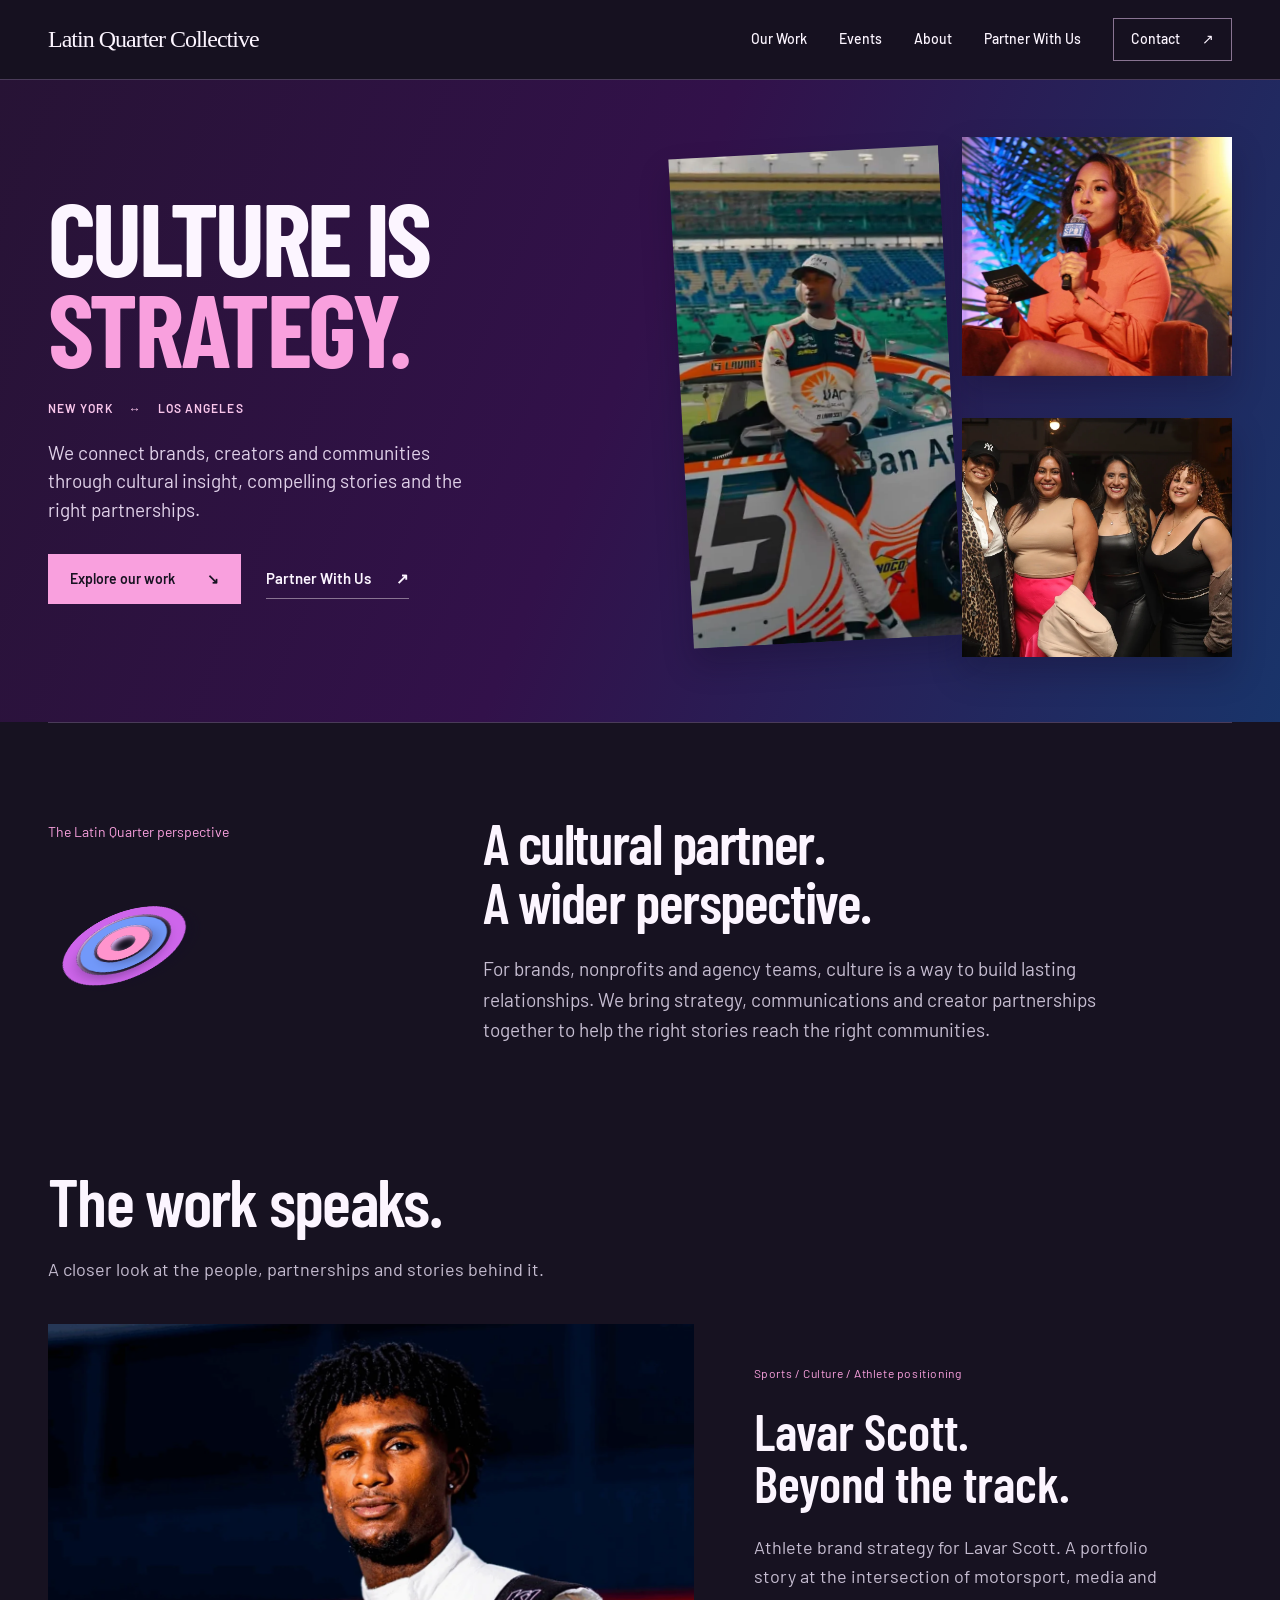
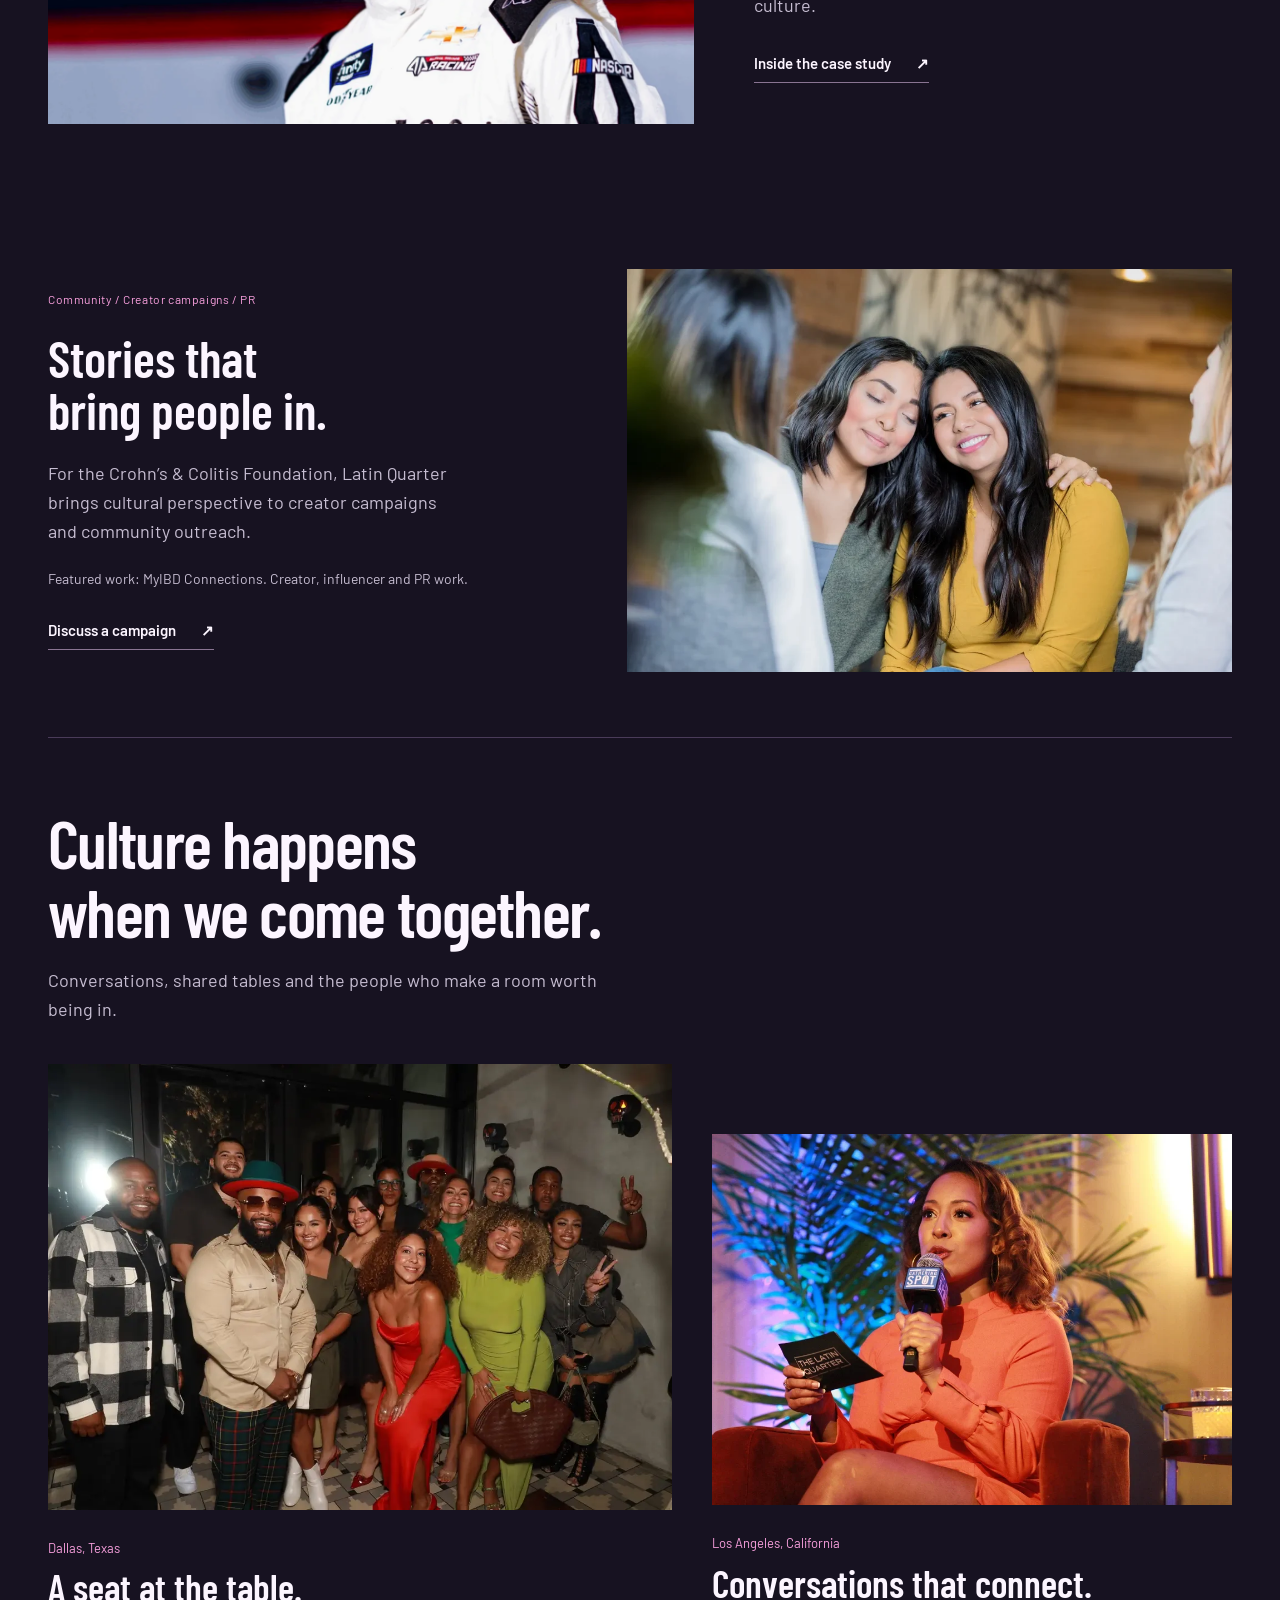
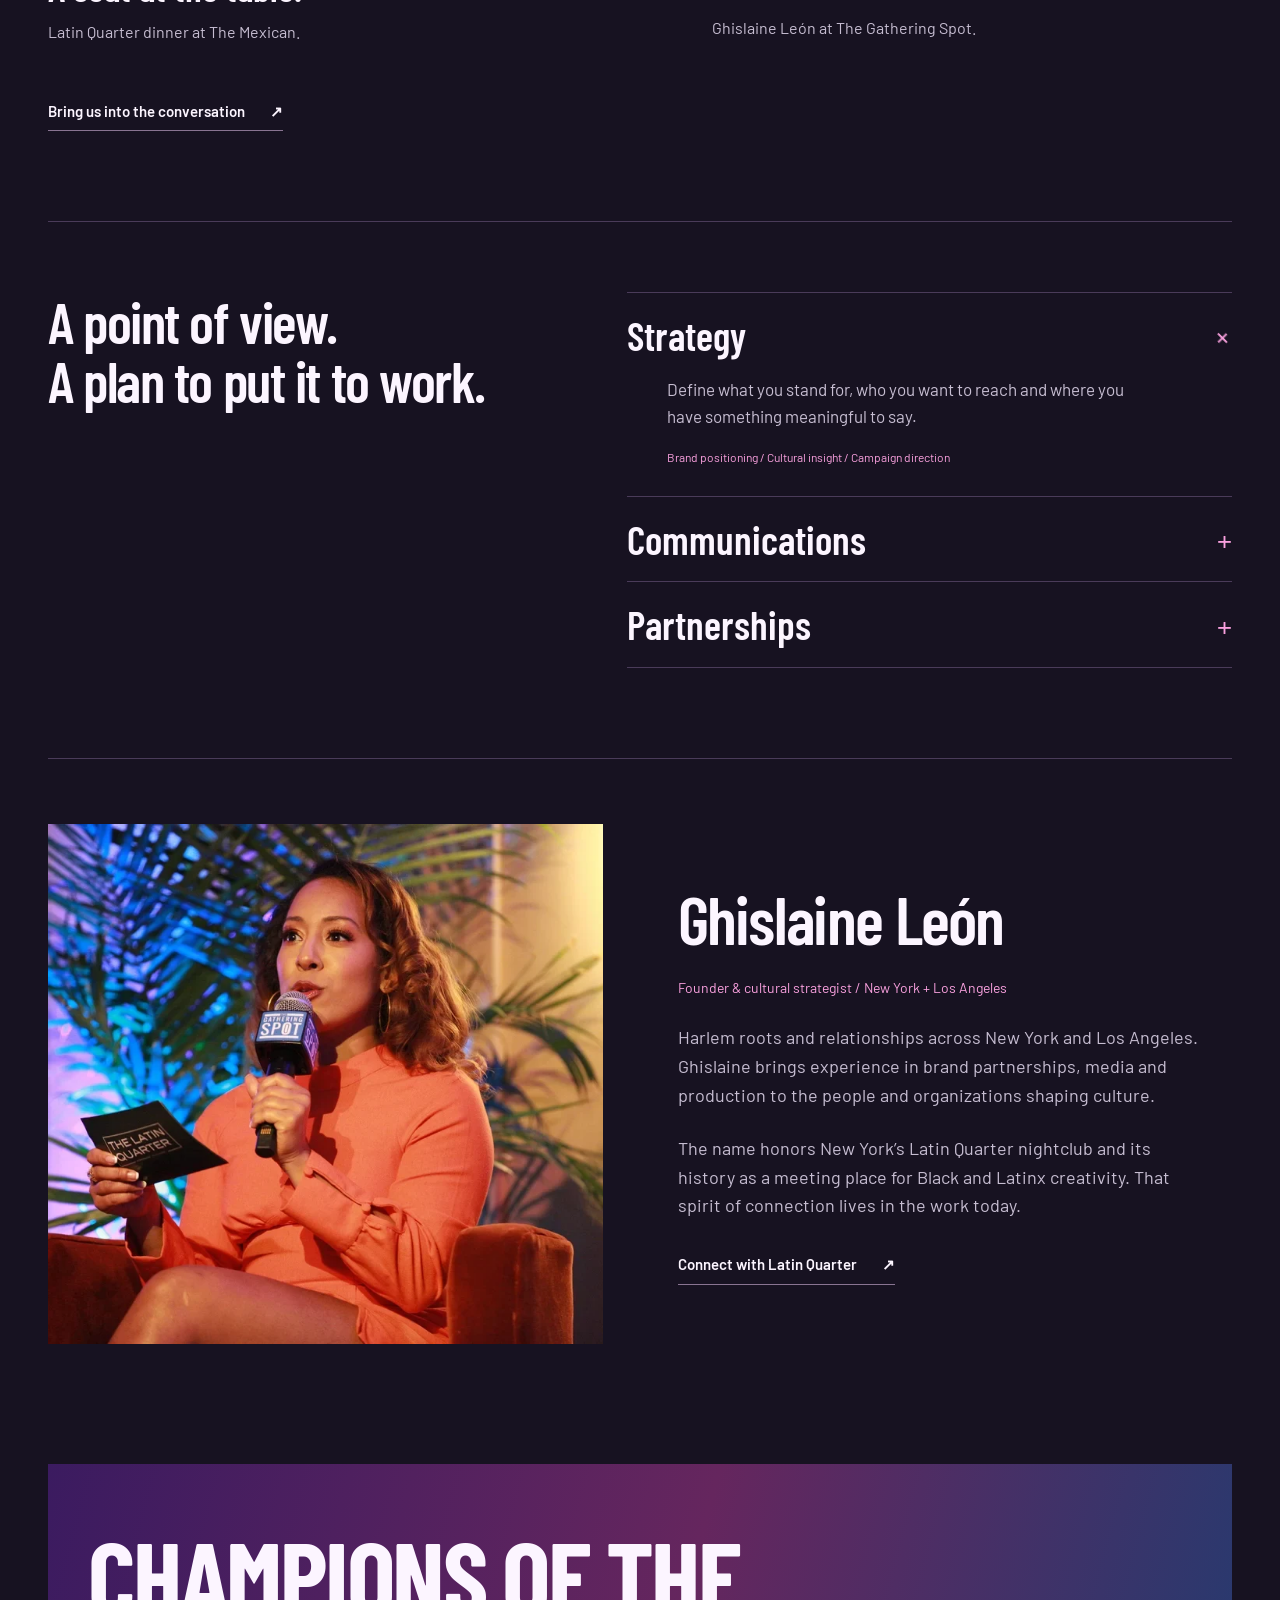
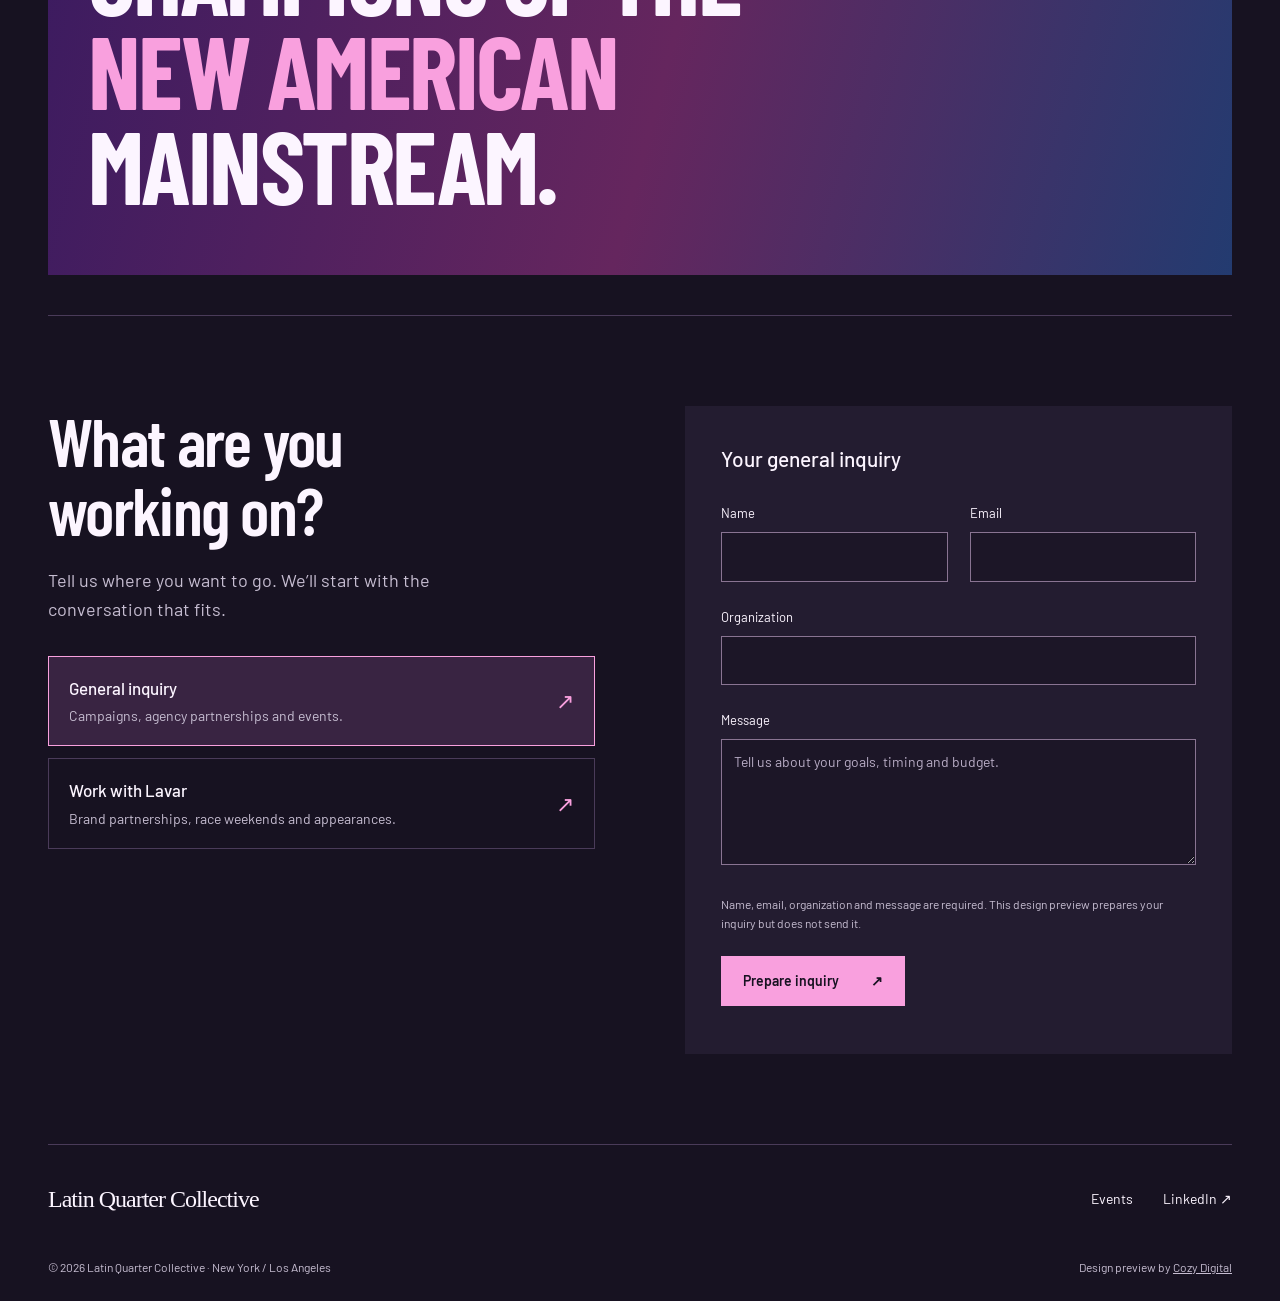
<file: index.html>
<!DOCTYPE html>
<html lang="en">
<head>
<meta charset="utf-8"><meta name="viewport" content="width=device-width,initial-scale=1"><meta name="robots" content="noindex">
<title>Latin Quarter Collective | Culture Is Strategy</title>
<meta name="description" content="Culture strategy, communications and partnerships. Latin Quarter Collective helps brands and athletes build their place in culture.">
<meta property="og:title" content="Latin Quarter Collective | Culture Is Strategy"><meta property="og:description" content="The stories. The relationships. The work. Explore a new direction for Latin Quarter Collective."><meta property="og:type" content="website"><meta property="og:url" content="https://kaysongt.github.io/lqc-sales-draft/"><meta property="og:image" content="https://kaysongt.github.io/lqc-sales-draft/assets/culture.webp"><meta name="twitter:card" content="summary_large_image"><meta name="theme-color" content="#171221">
<link rel="icon" href="favicon.svg" type="image/svg+xml"><link rel="stylesheet" href="fonts.css"><link rel="stylesheet" href="styles.css?v=20260930-2"><link rel="preload" as="image" href="assets/lavar-portrait.webp">
</head>
<body>
<a class="skip" href="#content">Skip to content</a>
<header class="nav"><div class="nav-inner"><a class="brand" href="#top">Latin Quarter Collective</a><button class="menu-toggle" type="button" aria-expanded="false" aria-controls="main-nav">Menu <span aria-hidden="true">+</span></button><nav class="nav-links" id="main-nav" aria-label="Primary"><a href="#work">Our Work</a><a href="#events">Events</a><a href="#about">About</a><a href="#partner">Partner With Us</a><a class="nav-cta" href="#contact">Contact <span aria-hidden="true">↗</span></a></nav></div></header>
<main id="content">
<section class="hero wrap" id="top">
 <div class="hero-copy"><h1>CULTURE IS<br><span>STRATEGY.</span></h1><p class="hero-locations">NEW YORK <span aria-hidden="true">↔</span> LOS ANGELES</p><p class="hero-deck">We connect brands, creators and communities through cultural insight, compelling stories and the right partnerships.</p><div class="cta-row"><a class="btn btn-solid" href="#work">Explore our work <span aria-hidden="true">↘</span></a><a class="text-link" href="#partner">Partner With Us <span aria-hidden="true">↗</span></a></div></div>
 <div class="hero-art" aria-label="People and culture at the heart of Latin Quarter"><div class="hero-photo tall"><img src="assets/lavar-portrait.webp" alt="Lavar Scott beside his race car" width="540" height="960" fetchpriority="high"></div><div class="hero-photo small"><img src="assets/founder.webp" alt="Ghislaine León hosting a conversation at The Gathering Spot" width="1000" height="667"></div><div class="hero-photo wide"><img src="assets/culture.webp" alt="Guests connecting at a Latin Quarter event" width="1500" height="1000"></div></div>
</section>
<section class="intro wrap reveal" aria-labelledby="intro-title"><div class="intro-aside"><p class="section-label">The Latin Quarter perspective</p><div class="color-sculpture" aria-hidden="true"><i></i><i></i><i></i></div></div><div><h2 id="intro-title">A cultural partner.<br>A wider perspective.</h2><p>For brands, nonprofits and agency teams, culture is a way to build lasting relationships. We bring strategy, communications and creator partnerships together to help the right stories reach the right communities.</p></div></section>
<section class="work wrap" id="work" aria-labelledby="work-title"><div class="section-heading reveal"><h2 id="work-title">The work speaks.</h2><p>A closer look at the people, partnerships and stories behind it.</p></div>
<article class="case-feature reveal"><div class="case-image"><img src="assets/lavar-feature.webp" alt="Lavar Scott featured in media coverage" width="1500" height="840" loading="lazy"></div><div class="case-copy"><p class="category">Sports / Culture / Athlete positioning</p><h3>Lavar Scott.<br>Beyond the track.</h3><p>Athlete brand strategy for Lavar Scott. A portfolio story at the intersection of motorsport, media and culture.</p><button class="text-link" type="button" data-open-case="lavar-case">Inside the case study <span aria-hidden="true">↗</span></button></div></article>
<article class="community-case reveal" id="birmingham"><div><p class="category">Community / Creator campaigns / PR</p><h3>Stories that<br>bring people in.</h3><p>For the Crohn’s &amp; Colitis Foundation, Latin Quarter brings cultural perspective to creator campaigns and community outreach.</p><p class="small-copy">Featured work: MyIBD Connections. Creator, influencer and PR work.</p><a class="text-link" href="#partner">Discuss a campaign <span aria-hidden="true">↗</span></a></div><img src="assets/community.webp" alt="MyIBD Connections campaign artwork from Latin Quarter’s portfolio" width="1200" height="800" loading="lazy"></article>
</section>
<section class="events wrap" id="events" aria-labelledby="events-title"><div class="section-heading"><h2 id="events-title">Culture happens<br>when we come together.</h2><p>Conversations, shared tables and the people who make a room worth being in.</p></div><div class="event-gallery"><figure><img src="assets/dinner.webp" alt="Latin Quarter dinner guests gathered at The Mexican in Dallas" width="1500" height="1000" loading="lazy"><figcaption><span>Dallas, Texas</span><h3>A seat at the table.</h3><p>Latin Quarter dinner at The Mexican.</p></figcaption></figure><figure><img src="assets/founder.webp" alt="Ghislaine León hosting at The Gathering Spot in Los Angeles" width="1000" height="667" loading="lazy"><figcaption><span>Los Angeles, California</span><h3>Conversations that connect.</h3><p>Ghislaine León at The Gathering Spot.</p></figcaption></figure></div><a class="text-link" href="#partner">Bring us into the conversation <span aria-hidden="true">↗</span></a></section>
<section class="services wrap" id="services" aria-labelledby="services-title"><div class="section-heading reveal"><h2 id="services-title">A point of view.<br>A plan to put it to work.</h2></div><div class="service-list"><details open class="reveal"><summary><h3>Strategy</h3><span class="expand" aria-hidden="true">+</span></summary><div class="service-body"><p>Define what you stand for, who you want to reach and where you have something meaningful to say.</p><p class="service-tags">Brand positioning / Cultural insight / Campaign direction</p></div></details><details class="reveal"><summary><h3>Communications</h3><span class="expand" aria-hidden="true">+</span></summary><div class="service-body"><p>Build the story and put it in the right hands, through editorial, branded content, creator campaigns and public relations.</p><p class="service-tags">Storytelling / PR &amp; earned media / Creator amplification</p></div></details><details class="reveal"><summary><h3>Partnerships</h3><span class="expand" aria-hidden="true">+</span></summary><div class="service-body"><p>Connect brands, athletes and cultural talent around opportunities that make sense for everyone involved.</p><p class="service-tags">Brand collaborations / Athlete partnerships / Cultural moments</p></div></details></div></section>
<section class="founder wrap reveal" id="about" aria-labelledby="founder-title"><div class="founder-image"><img src="assets/founder.webp" alt="Ghislaine León, founder of Latin Quarter Collective" width="1000" height="667" loading="lazy"></div><div class="founder-copy"><h2 id="founder-title">Ghislaine León</h2><p class="founder-role">Founder &amp; cultural strategist / New York + Los Angeles</p><p>Harlem roots and relationships across New York and Los Angeles. Ghislaine brings experience in brand partnerships, media and production to the people and organizations shaping culture.</p><p>The name honors New York’s Latin Quarter nightclub and its history as a meeting place for Black and Latinx creativity. That spirit of connection lives in the work today.</p><a class="text-link" href="https://www.linkedin.com/company/thelqtr/" target="_blank" rel="noopener noreferrer">Connect with Latin Quarter <span aria-hidden="true">↗</span></a></div></section>
<section class="manifesto wrap reveal"><h2>CHAMPIONS OF THE<br><span>NEW AMERICAN</span><br>MAINSTREAM.</h2></section>
<section class="partner wrap" id="partner" aria-labelledby="partner-title"><div class="partner-copy reveal"><h2 id="partner-title">What are you<br>working on?</h2><p>Tell us where you want to go. We’ll start with the conversation that fits.</p><div class="inquiry-paths" role="group" aria-label="Choose an inquiry type"><button class="path active" type="button" data-intent="General inquiry" aria-pressed="true"><strong>General inquiry</strong><span>Campaigns, agency partnerships and events.</span><span aria-hidden="true">↗</span></button><button class="path" type="button" data-intent="Lavar partnership" aria-pressed="false"><strong>Work with Lavar</strong><span>Brand partnerships, race weekends and appearances.</span><span aria-hidden="true">↗</span></button></div></div><div class="form-panel reveal"><form id="contact" novalidate><p class="form-title">Your general inquiry</p><div class="form-grid"><div class="field"><label for="name">Name</label><input id="name" name="name" type="text" autocomplete="name" required maxlength="120"></div><div class="field"><label for="email">Email</label><input id="email" name="email" type="email" autocomplete="email" required maxlength="160"></div><div class="field field-wide"><label for="organization">Organization</label><input id="organization" name="organization" type="text" autocomplete="organization" required maxlength="160"></div><div class="field field-wide" id="race-field" hidden><label for="race">Race, event or campaign timing (optional)</label><input id="race" name="race" type="text" maxlength="180" placeholder="Race weekend, city or preferred campaign dates"></div><div class="field field-wide"><label for="message">Message</label><textarea id="message" name="message" required maxlength="2000" rows="4" placeholder="Tell us about your goals, timing and budget."></textarea></div></div><p class="form-note">Name, email, organization and message are required. This design preview prepares your inquiry but does not send it.</p><button class="btn btn-solid" type="submit">Prepare inquiry <span aria-hidden="true">↗</span></button><p id="form-error" class="form-error" role="alert"></p></form><div class="inquiry-result" id="inquiry-result" hidden><h3 tabindex="-1">Your inquiry is ready.</h3><p>Nothing has been sent. Copy this draft to use with your preferred contact method.</p><textarea id="inquiry-text" aria-label="Prepared inquiry" readonly rows="9"></textarea><div class="cta-row"><button type="button" id="copy-inquiry" class="btn btn-solid">Copy inquiry</button><button type="button" id="edit-inquiry" class="text-link">Edit details</button></div><p id="copy-status" role="status" aria-live="polite"></p></div></div></section>
</main>
<footer class="site-footer wrap"><a class="brand" href="#top">Latin Quarter Collective</a><div class="footer-links"><a href="#events">Events</a><a href="https://www.linkedin.com/company/thelqtr/" target="_blank" rel="noopener noreferrer">LinkedIn ↗</a></div><div class="footer-bottom"><p>© 2026 Latin Quarter Collective · New York / Los Angeles</p><p>Design preview by <a href="https://cozydigital.org" target="_blank" rel="noopener noreferrer">Cozy Digital</a></p></div></footer>
<dialog id="lavar-case" aria-labelledby="case-dialog-title"><div class="dialog-top"><span>Latin Quarter / Selected work</span><button type="button" class="close-dialog" aria-label="Close case study">Close ×</button></div><div class="dialog-content"><p class="category">Athlete brand strategy</p><h2 id="case-dialog-title">Lavar Scott.<br>More than race day.</h2><p class="dialog-intro">Athlete brand strategy, creator work and PR for NASCAR driver Lavar Scott.</p><img class="dialog-portrait" src="assets/lavar-feature.webp" alt="Lavar Scott in his racing suit" width="1500" height="840" loading="lazy"><div class="case-chapters"><div><h3>Strategy</h3><p>A clear position for the athlete and the opportunities around him.</p></div><div><h3>Communications</h3><p>A story that connects sport with the audiences and communities around it.</p></div><div><h3>Partnerships</h3><p>Connections across sport, fashion, media and culture.</p></div></div><p class="source-note">Selected work from Latin Quarter’s public portfolio. Expanded case-study content will follow approval.</p><a href="#partner" class="btn btn-solid" id="case-inquire">Partner with Lavar <span aria-hidden="true">↗</span></a></div></dialog>
<script src="media-config.js?v=20260930-2"></script>
<script src="site.js?v=20260930-2"></script>
</body></html>
</file>
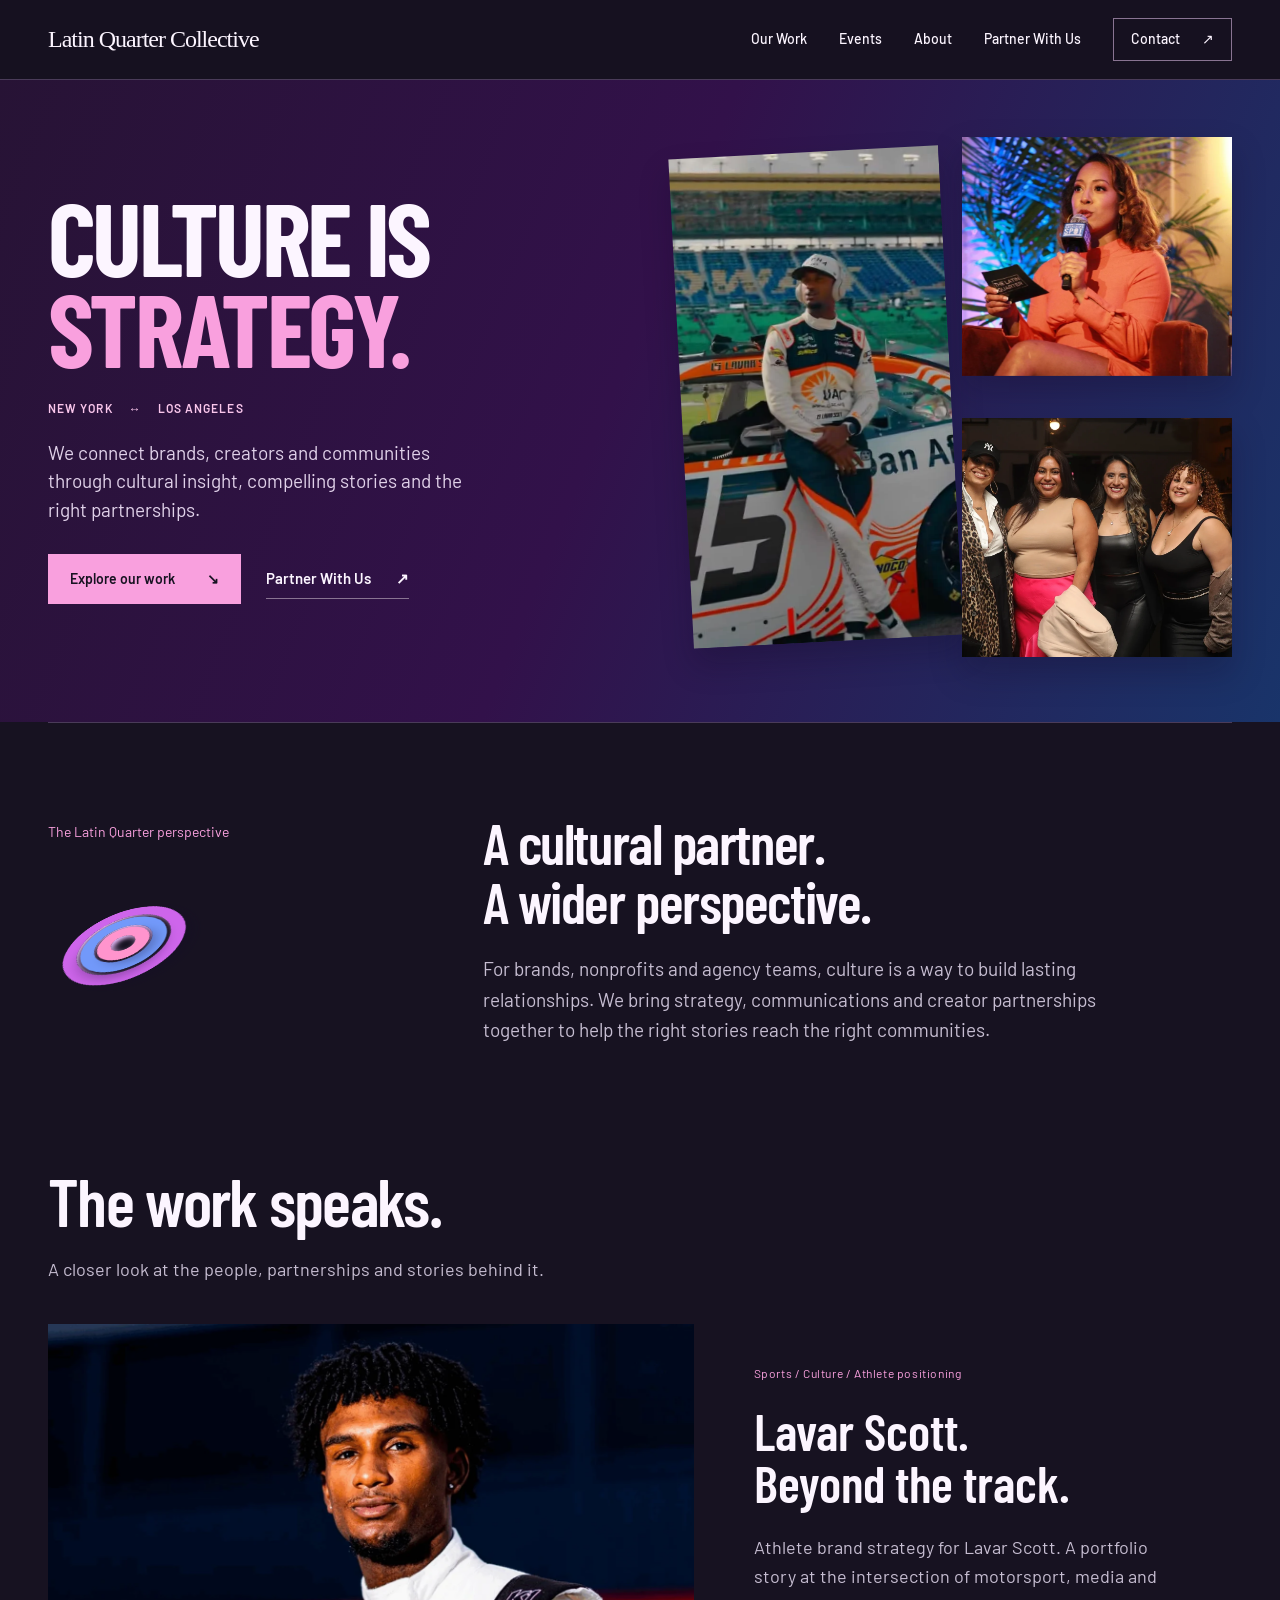
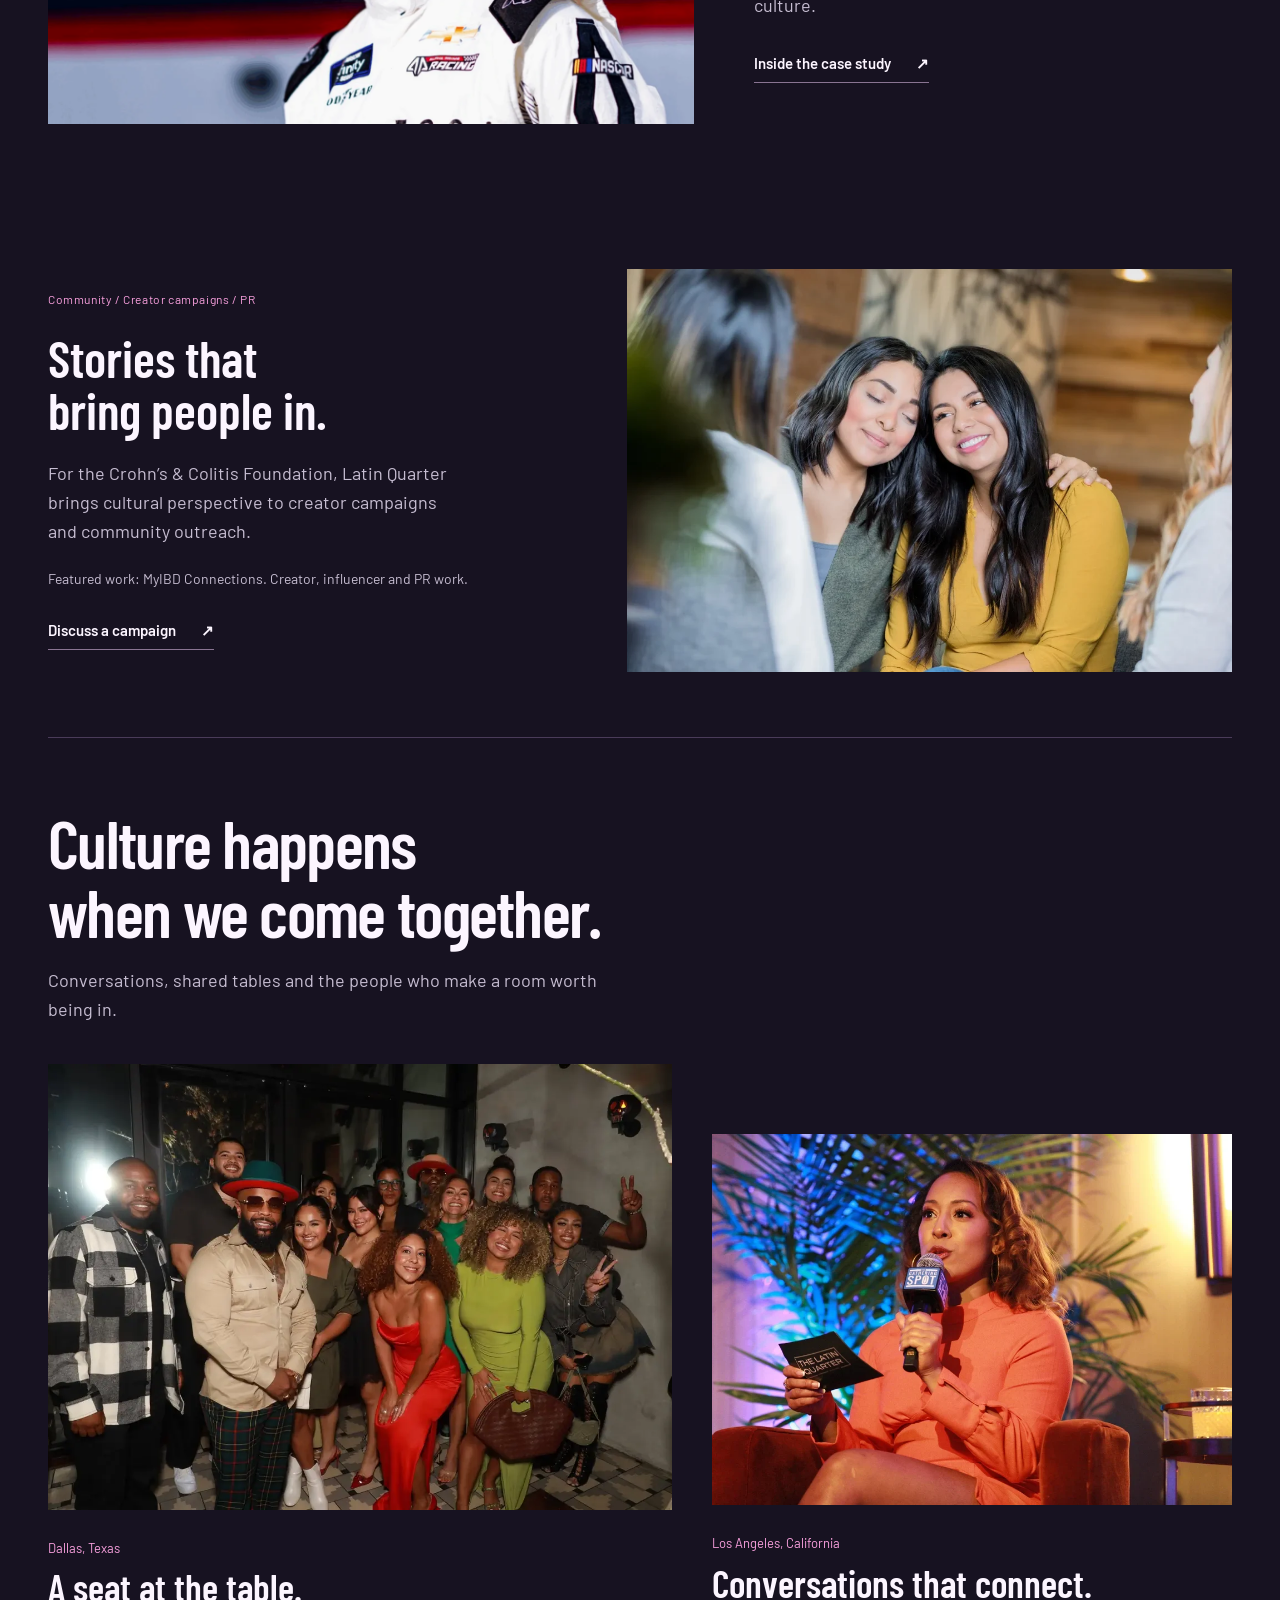
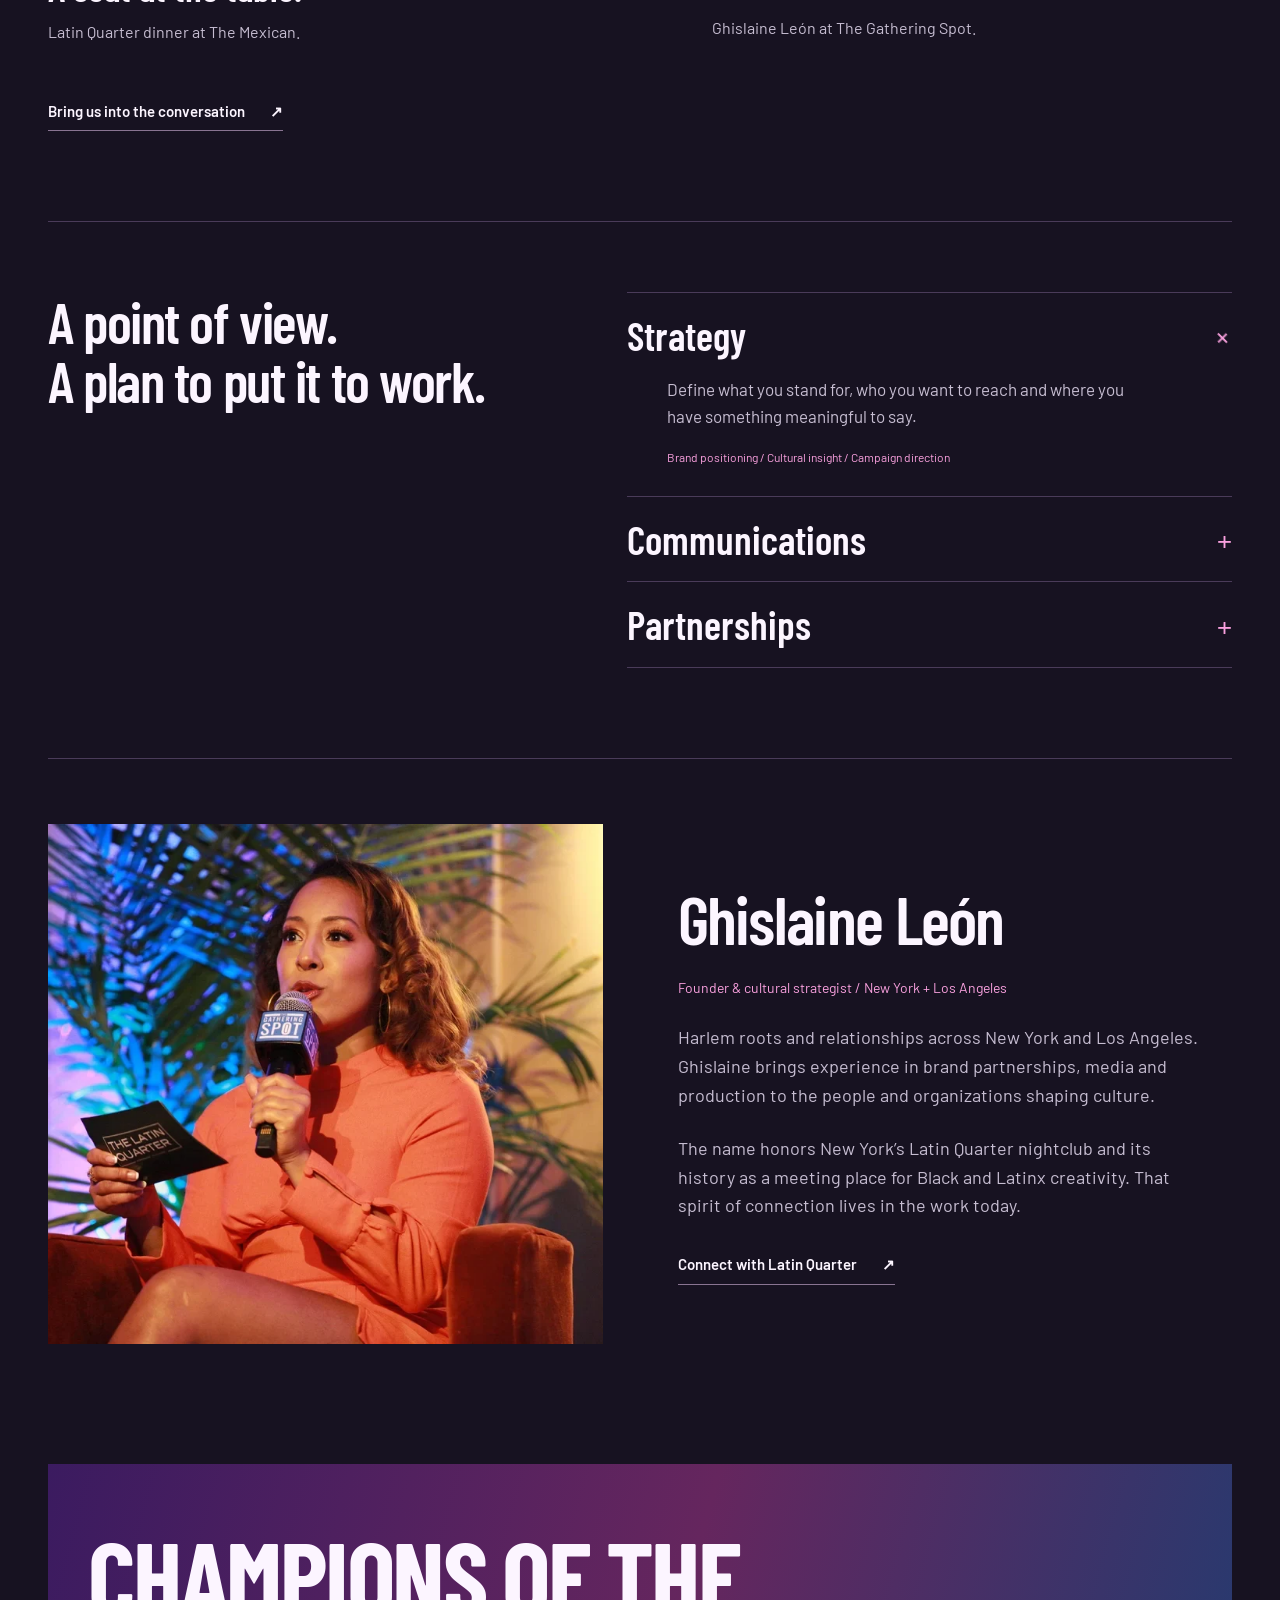
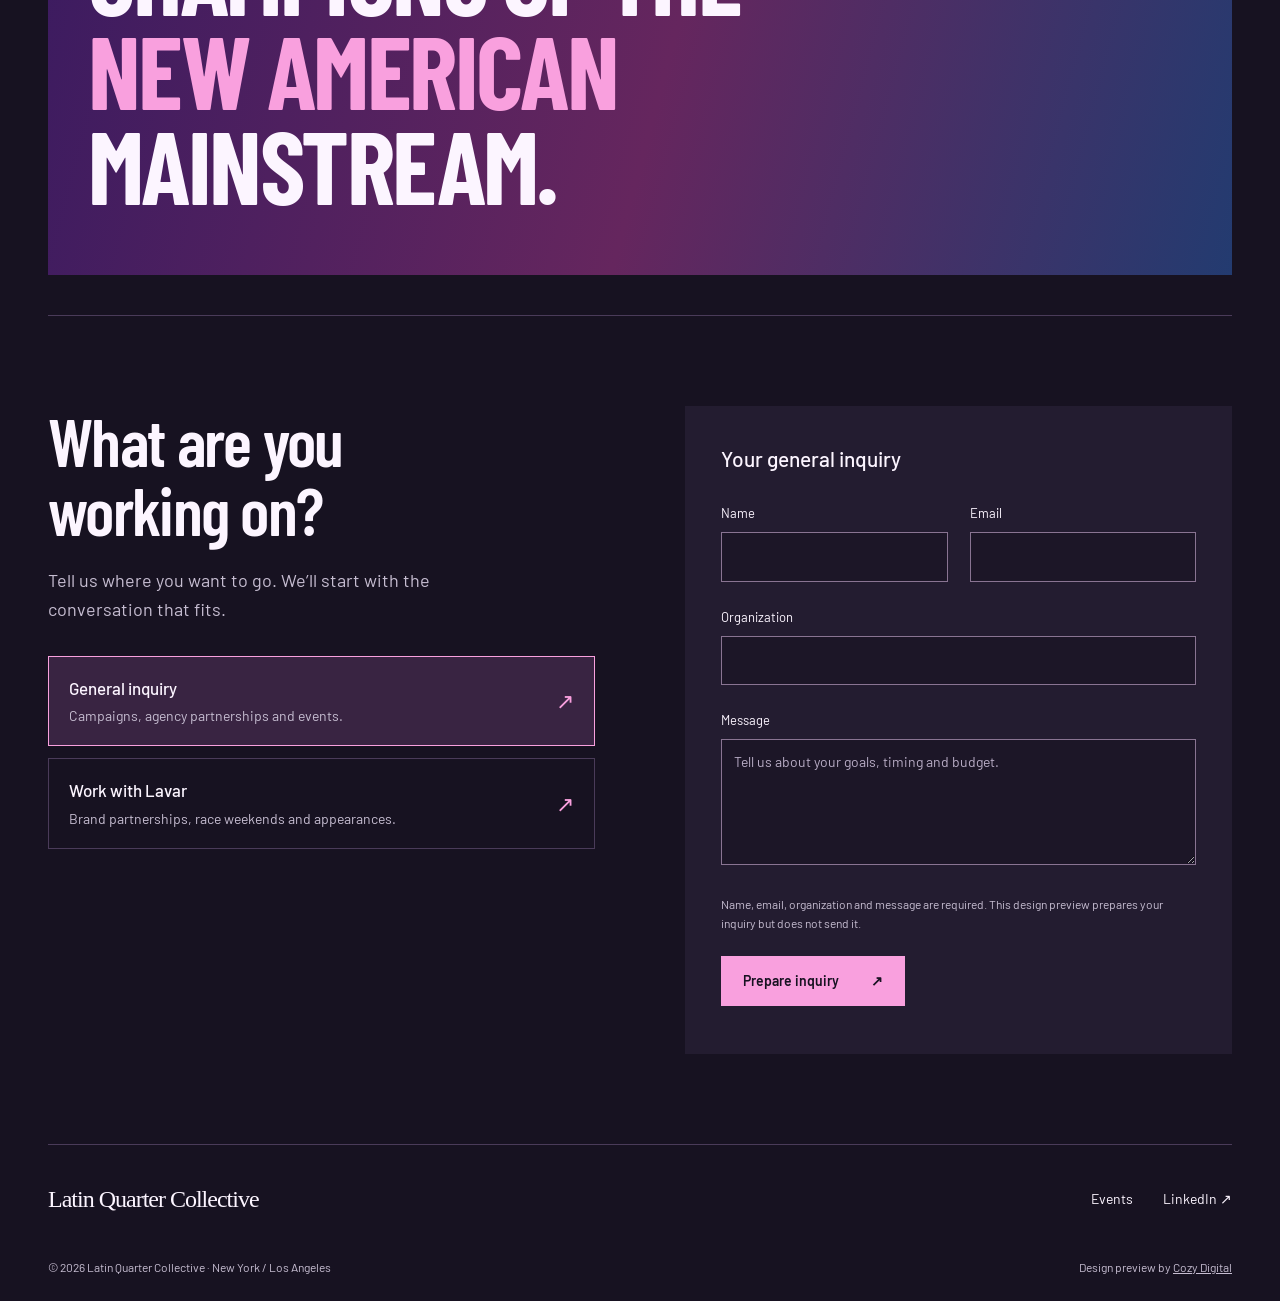
<file: contact.html>
<!DOCTYPE html>
<html lang="en">
<head>
  <meta charset="utf-8">
  <meta name="viewport" content="width=device-width, initial-scale=1">
  <meta name="robots" content="noindex">
  <title>Contact — Latin Quarter Collective</title>
  <link rel="icon" href="favicon.svg" type="image/svg+xml">
</head>
<body>
  <p><a id="back" href="./">Latin Quarter Collective — Partner With Us</a></p>
  <script>
    (function () {
      var path = location.pathname.replace(/(?:contact\.html|partner\.html|contact|partner)\/?$/, "");
      if (!path.endsWith("/")) path += "/";
      var dest = path + "#contact";
      var link = document.getElementById("back");
      if (link) link.href = dest;
      location.replace(dest);
    })();
  </script>
</body>
</html>
</file>
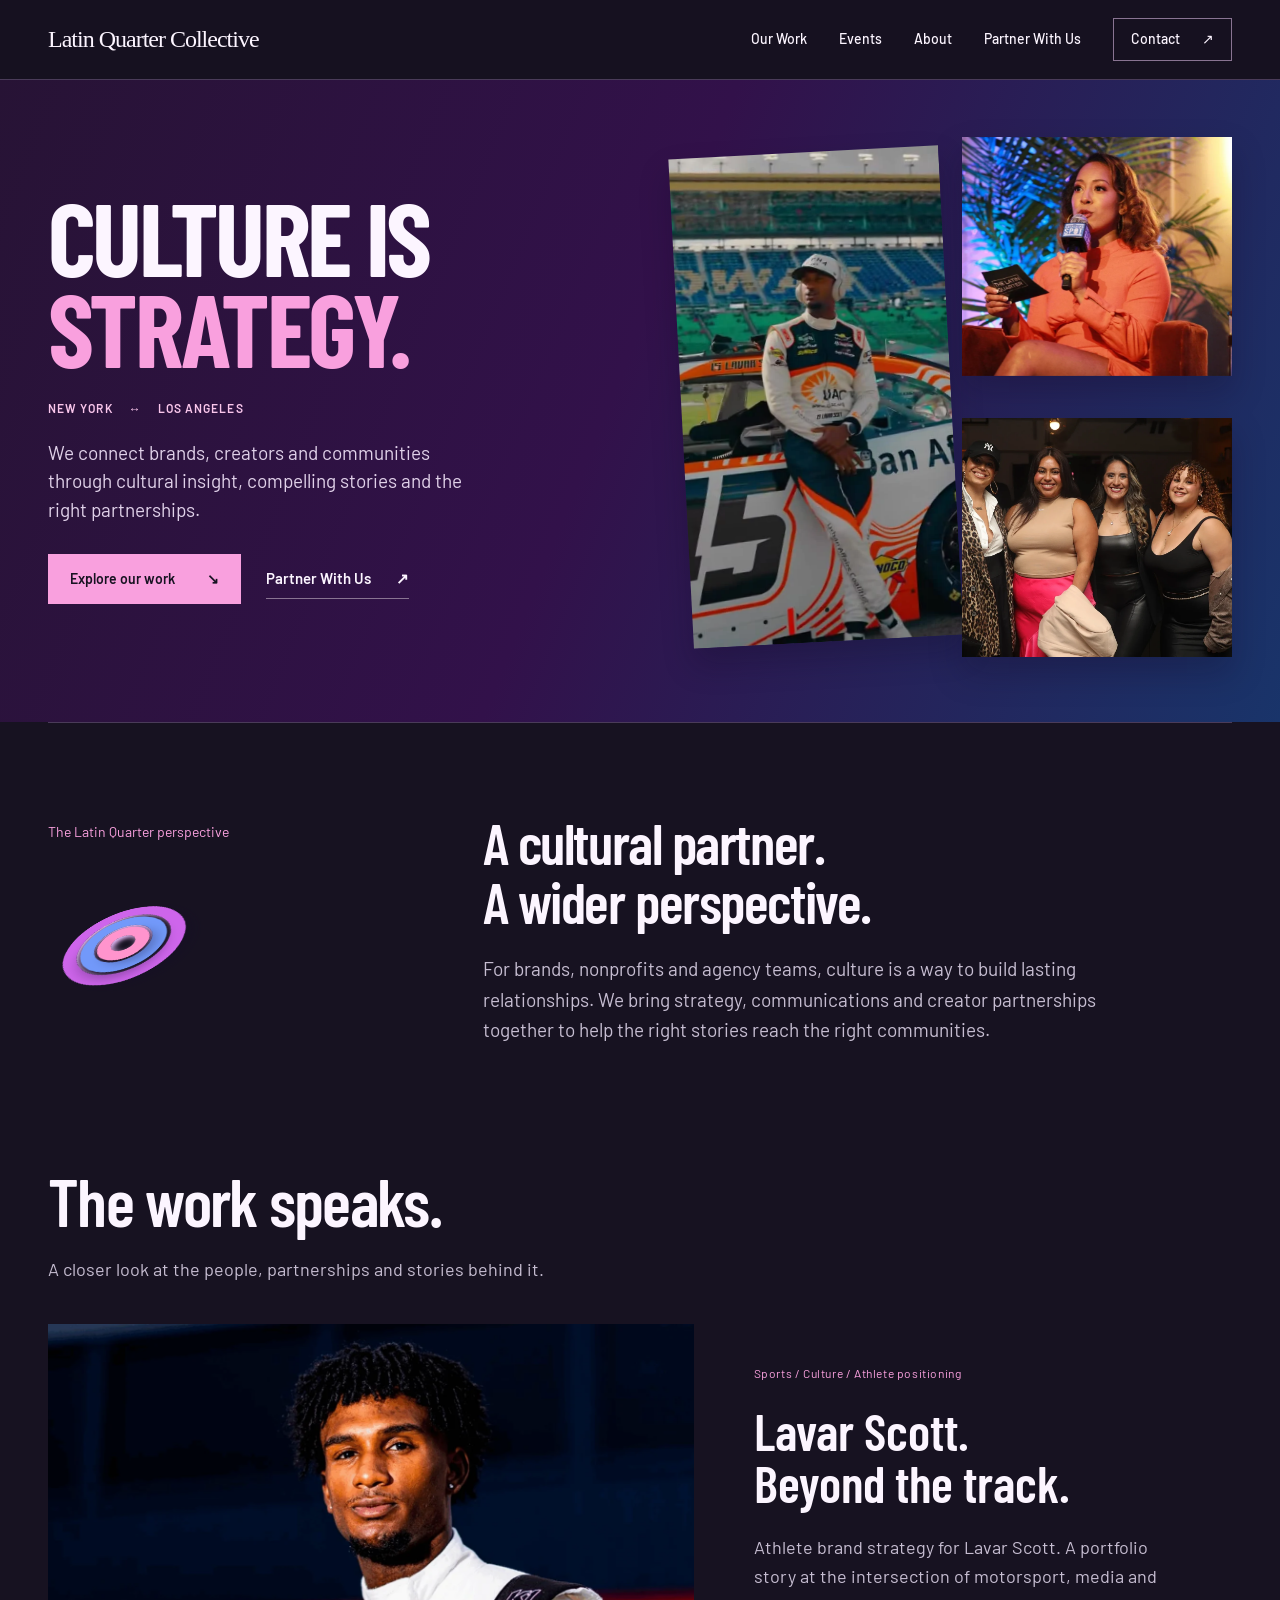
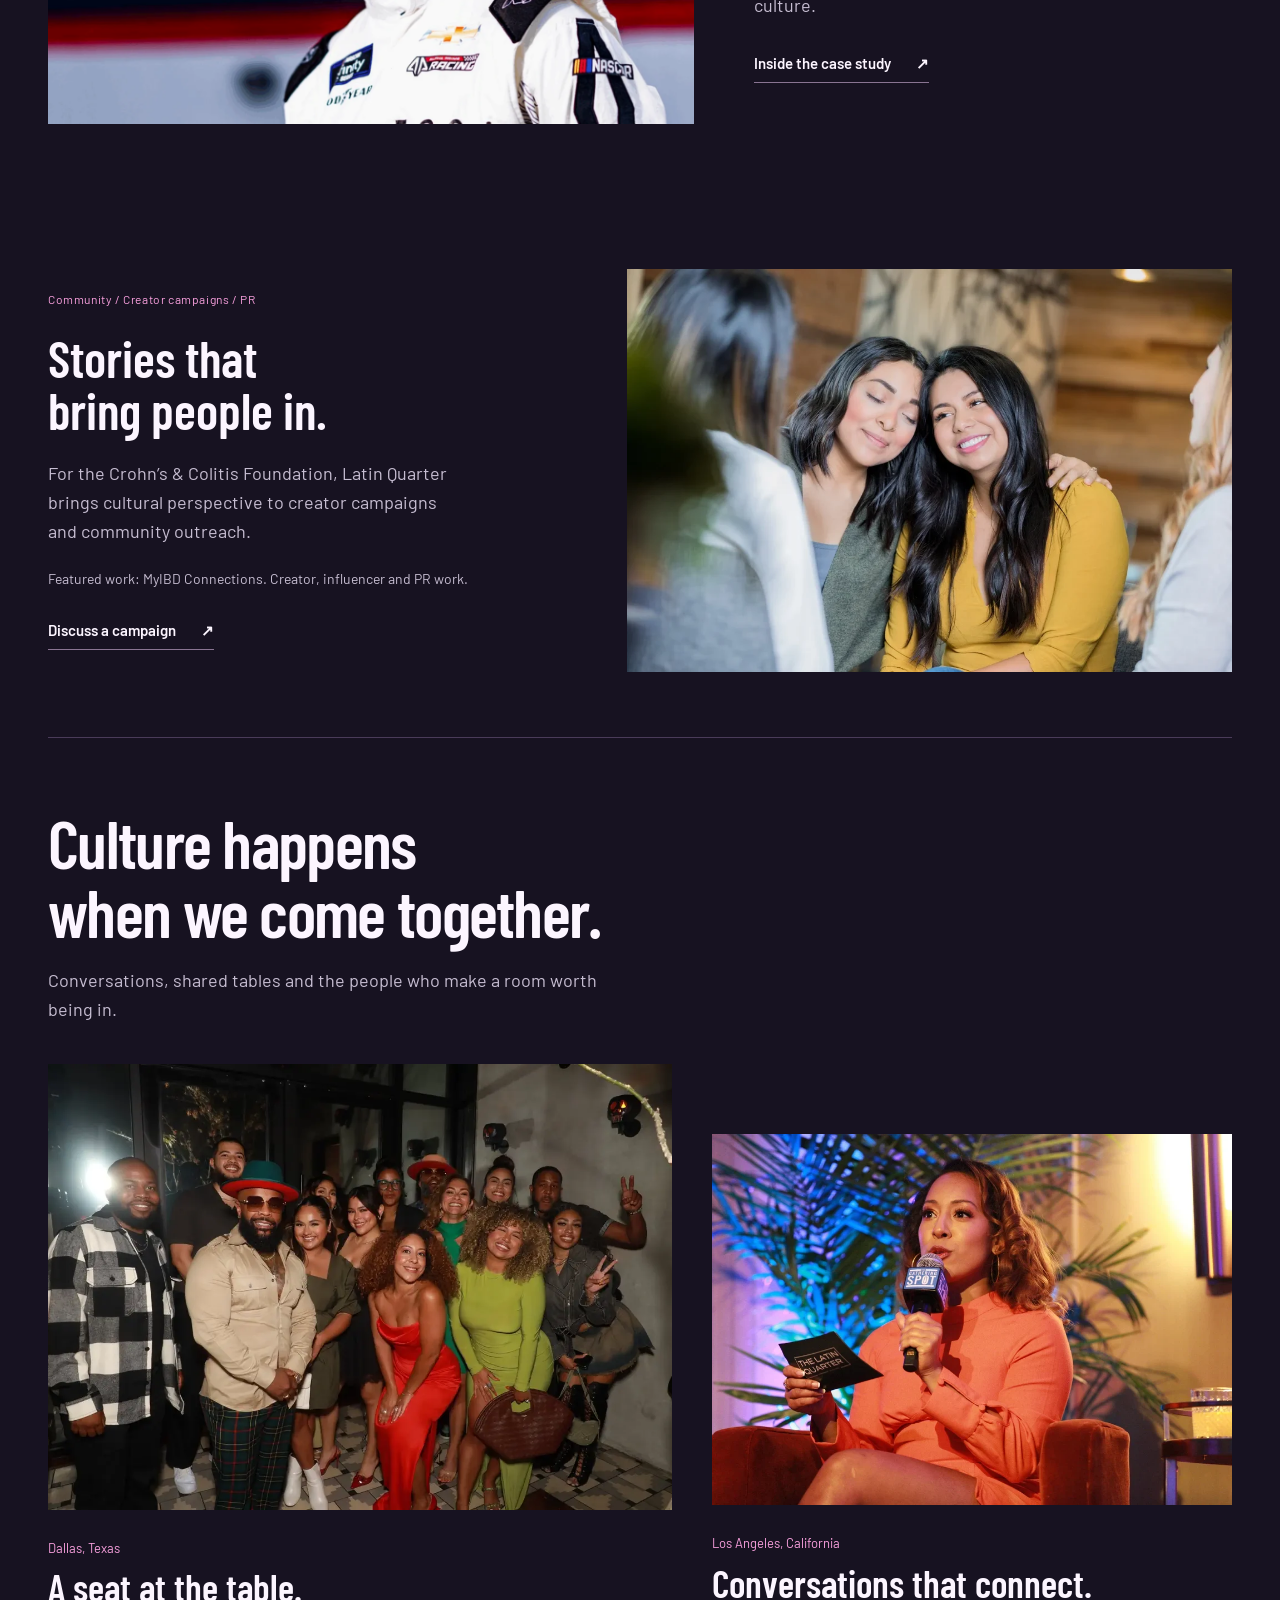
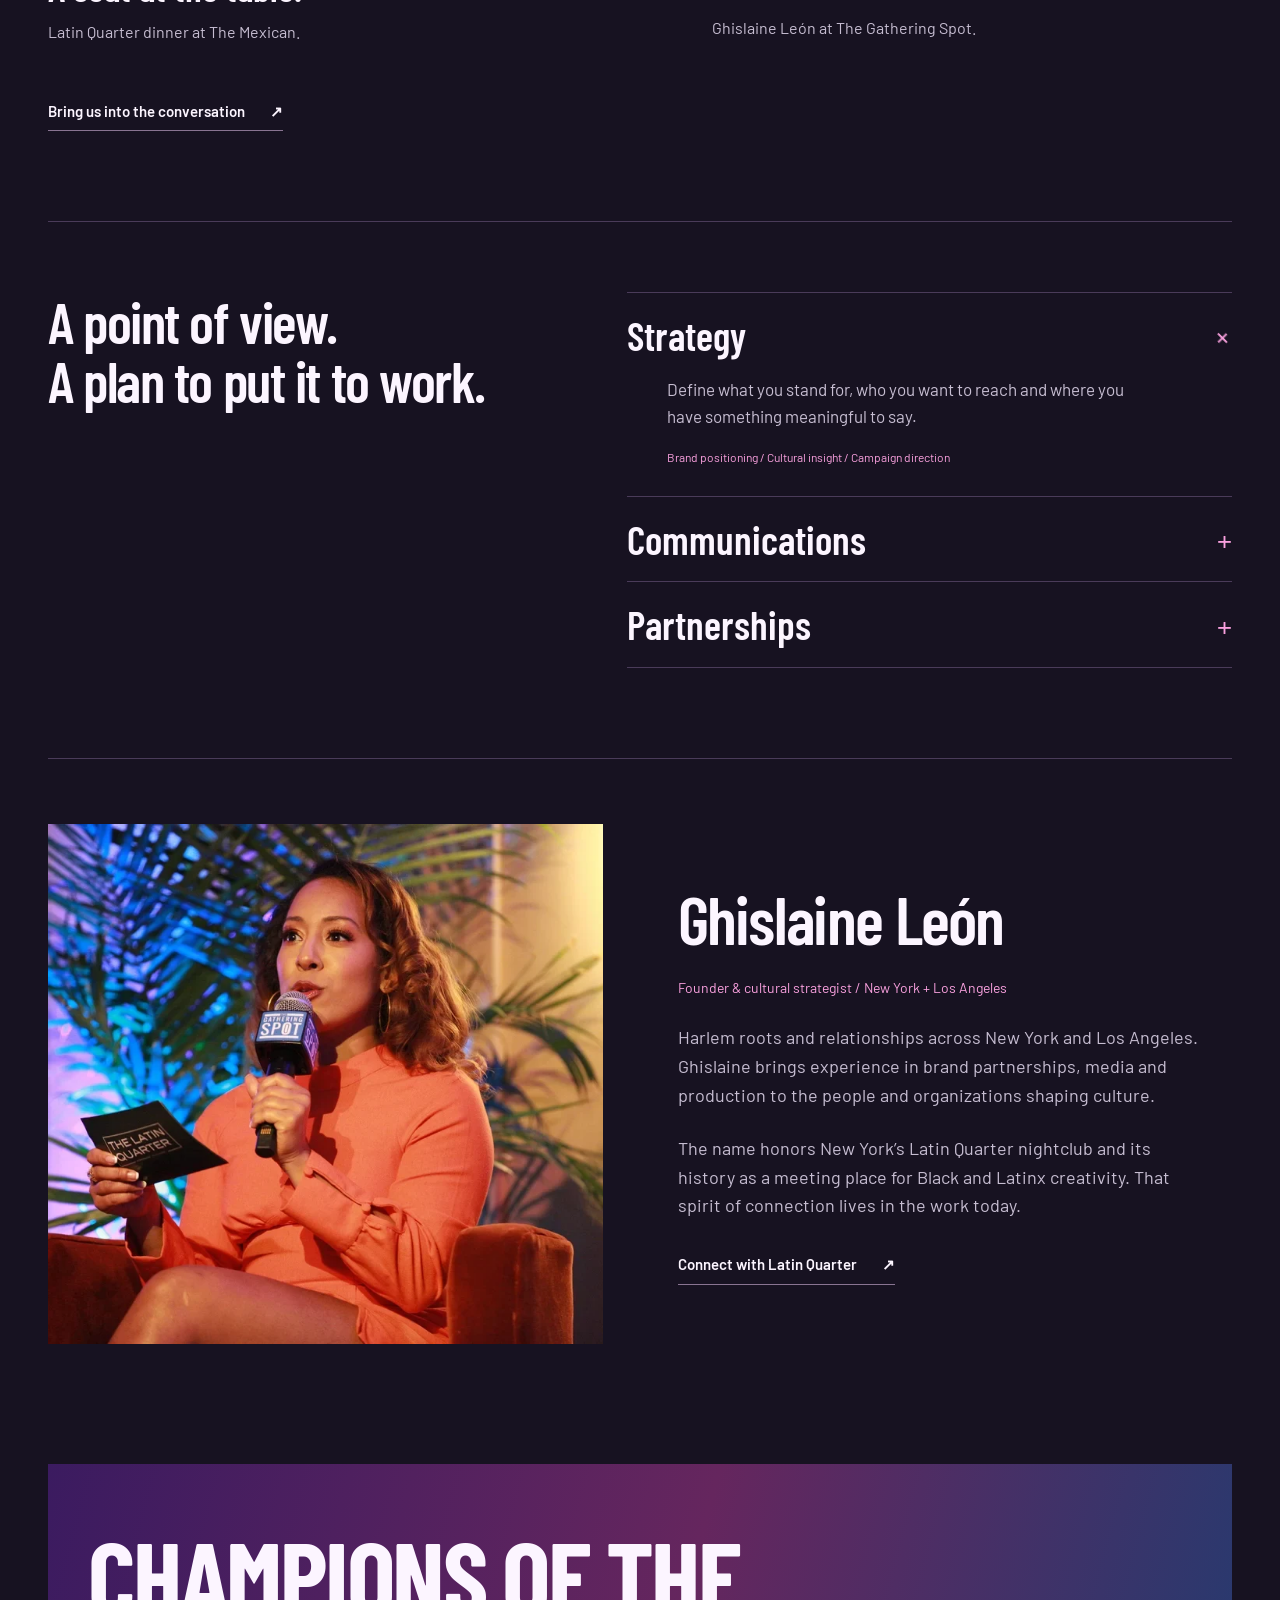
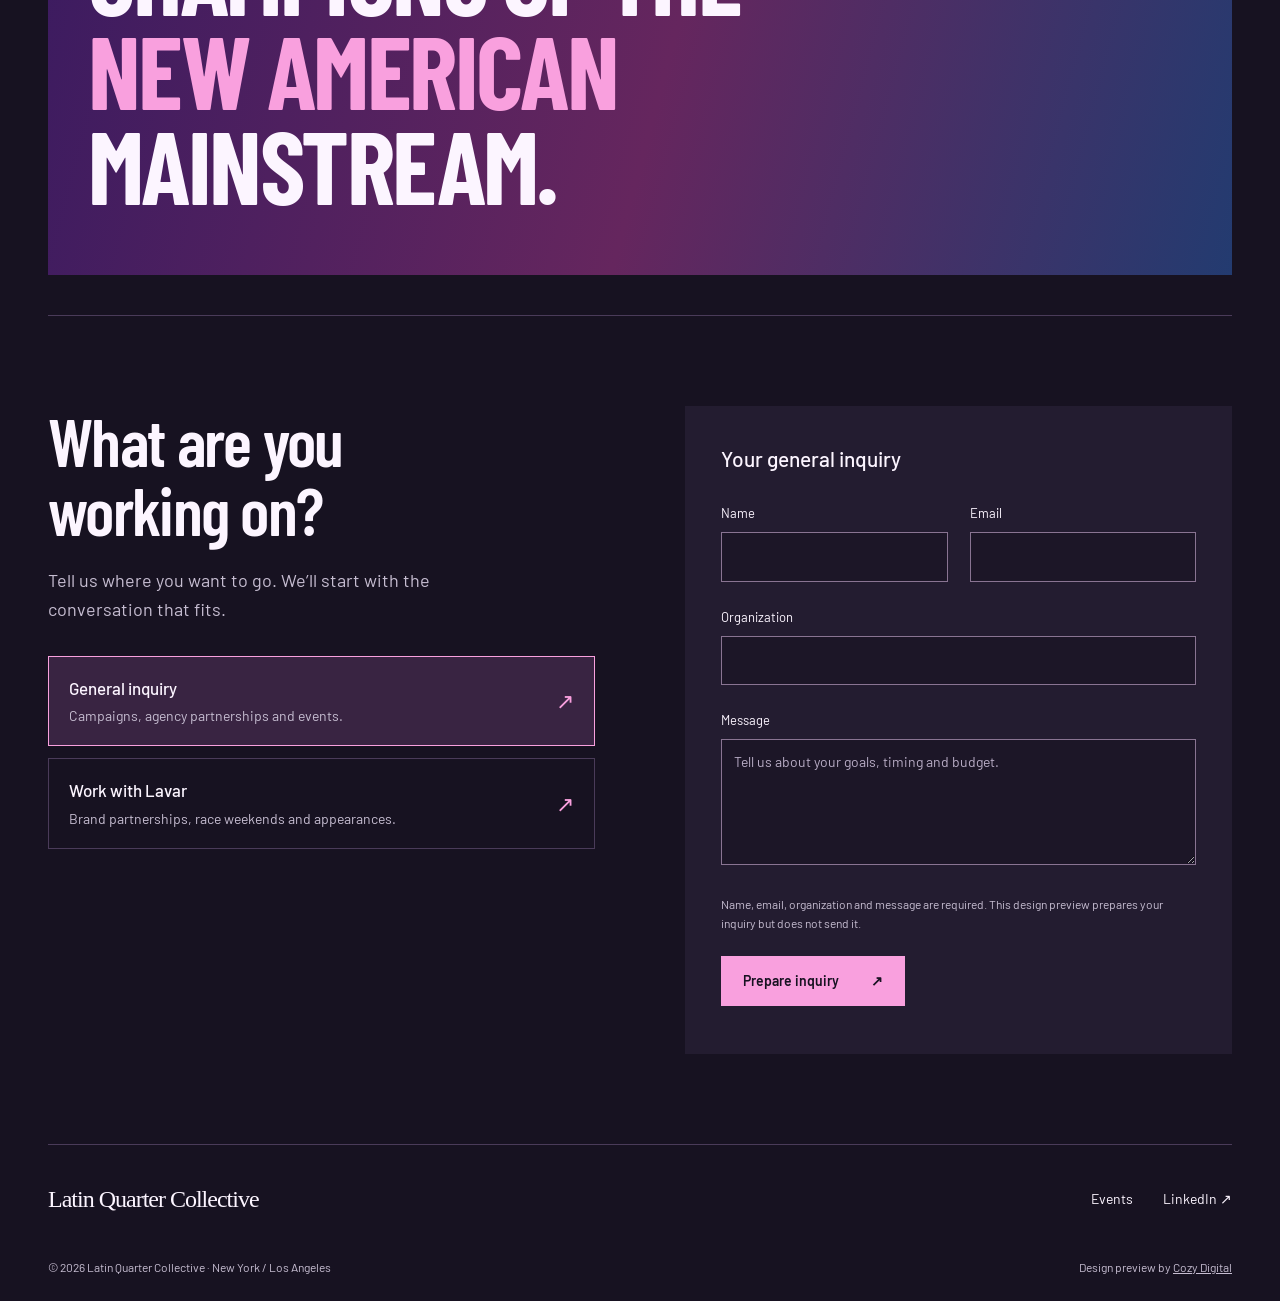
<file: partner.html>
<!DOCTYPE html>
<html lang="en">
<head>
  <meta charset="utf-8">
  <meta name="viewport" content="width=device-width, initial-scale=1">
  <meta name="robots" content="noindex">
  <title>Partner With Us — Latin Quarter Collective</title>
  <link rel="icon" href="favicon.svg" type="image/svg+xml">
</head>
<body>
  <p><a id="back" href="./">Latin Quarter Collective — Partner With Us</a></p>
  <script>
    (function () {
      var path = location.pathname.replace(/(?:contact\.html|partner\.html|contact|partner)\/?$/, "");
      if (!path.endsWith("/")) path += "/";
      var dest = path + "#partner";
      var link = document.getElementById("back");
      if (link) link.href = dest;
      location.replace(dest);
    })();
  </script>
</body>
</html>
</file>
<file: fonts.css>
@font-face {
  font-family: 'Barlow';
  font-style: normal;
  font-weight: 400;
  font-display: swap;
  src: url(assets/7cHpv4kjgoGqM7EPCw.ttf) format('truetype');
}
@font-face {
  font-family: 'Barlow';
  font-style: normal;
  font-weight: 500;
  font-display: swap;
  src: url(assets/7cHqv4kjgoGqM7E3_-gc4A.ttf) format('truetype');
}
@font-face {
  font-family: 'Barlow';
  font-style: normal;
  font-weight: 600;
  font-display: swap;
  src: url(assets/7cHqv4kjgoGqM7E30-8c4A.ttf) format('truetype');
}
@font-face {
  font-family: 'Barlow';
  font-style: normal;
  font-weight: 700;
  font-display: swap;
  src: url(assets/7cHqv4kjgoGqM7E3t-4c4A.ttf) format('truetype');
}
@font-face {
  font-family: 'Barlow Condensed';
  font-style: normal;
  font-weight: 600;
  font-display: swap;
  src: url(assets/HTxwL3I-JCGChYJ8VI-L6OO_au7B4873_3E.ttf) format('truetype');
}
@font-face {
  font-family: 'Barlow Condensed';
  font-style: normal;
  font-weight: 700;
  font-display: swap;
  src: url(assets/HTxwL3I-JCGChYJ8VI-L6OO_au7B46r2_3E.ttf) format('truetype');
}
</file>
<file: styles.css>
/* Editorial cultural-agency direction: native CSS; variance 8, motion 4, density 3.
   One dark theme. Vibrant magenta, violet and blue reflect the client's revised direction.
   Sharp geometry throughout. Existing routes and key anchors retained. */
:root{--ink:#171221;--surface:#231c30;--text:#fcf5ff;--muted:#c6bdd1;--accent:#f9a0de;--line:#4a3b59;--sans:'Barlow',Arial,sans-serif;--display:'Barlow Condensed','Arial Narrow',Arial,sans-serif;color-scheme:dark}*{box-sizing:border-box}html{scroll-behavior:smooth;scroll-padding-top:100px}body{margin:0;background:var(--ink);color:var(--text);font:18px/1.6 var(--sans);-webkit-font-smoothing:antialiased}h1,h2,h3,p{margin:0}h1,h2,h3{line-height:1.02;font-weight:600}h2{font-family:var(--display);font-size:clamp(44px,5.3vw,78px);letter-spacing:-.025em}h3{font-family:var(--display);font-size:clamp(36px,4vw,58px)}a{color:inherit;text-decoration:none}button,input,textarea{font:inherit}button{cursor:pointer;color:inherit}button,a,input,textarea,summary{-webkit-tap-highlight-color:transparent}button:active,.btn:active{transform:translateY(1px)}a,button{touch-action:manipulation}button{border:0;background:none}img{display:block;width:100%;height:100%;object-fit:cover}::selection{background:var(--accent);color:var(--ink)}:focus-visible{outline:2px solid var(--accent);outline-offset:6px}[hidden]{display:none!important}.wrap{width:min(1440px,calc(100% - 96px));margin-inline:auto}.skip{position:fixed;top:-100px;left:24px;padding:12px;background:var(--accent);color:var(--ink);z-index:100}.skip:focus{top:12px}.nav{height:80px;border-bottom:1px solid var(--line);position:sticky;top:0;background:rgba(23,18,33,.98);z-index:20}.nav-inner{height:100%;display:flex;align-items:center;justify-content:space-between;padding:0 48px;max-width:1536px;margin:auto;gap:30px}.brand{font-family:Georgia,serif;font-size:24px;letter-spacing:-1px;white-space:nowrap}.nav-links{display:flex;align-items:center;gap:32px;font-size:14px;font-weight:500}.nav-links a{transition:color .2s}.nav-links a:hover{color:var(--accent)}.nav-cta{border:1px solid #897492;padding:9px 17px;display:flex;gap:22px}.menu-toggle{display:none}.hero{display:grid;grid-template-columns:1.06fr 1fr;gap:48px;align-items:center;min-height:620px;padding-block:50px 60px}.eyebrow{font-size:12px;text-transform:uppercase;letter-spacing:.15em;font-weight:600;color:var(--accent);margin-bottom:24px}h1{font-family:var(--display);font-size:clamp(80px,8.1vw,126px);line-height:.88;letter-spacing:-.035em;font-weight:700}h1 span{color:var(--accent)}.hero-deck{max-width:440px;font-size:19px;line-height:1.5;margin-top:30px;color:var(--muted)}.cta-row{display:flex;align-items:center;gap:25px;flex-wrap:wrap;margin-top:30px}.btn{min-height:50px;display:inline-flex;align-items:center;justify-content:space-between;gap:32px;padding:14px 22px;font-size:14px;font-weight:600;white-space:nowrap;line-height:1.4;transition:background .2s,color .2s}.btn-solid{background:var(--accent);color:var(--ink)}.btn-solid:hover{background:#ffcaed}.text-link{display:inline-flex;align-items:center;gap:25px;font-size:15px;font-weight:600;line-height:1.5;padding:8px 0;border-bottom:1px solid #897492}.text-link:hover{color:var(--accent);border-color:var(--accent)}.hero-art{height:490px;display:grid;grid-template-columns:1fr 1fr;grid-template-rows:1fr 1fr;gap:12px}.hero-photo{overflow:hidden}.hero-photo.tall{grid-row:span 2}.hero-photo.tall img{object-position:50% 45%}.hero-photo.small img{object-position:40% 50%}.hero-photo.wide img{object-position:49% 40%}.hero-art img{animation:photo-enter 1.1s ease-out both}.hero-copy{animation:copy-enter .8s ease-out both}.intro{border-top:1px solid var(--line);padding-block:75px 85px;display:grid;grid-template-columns:1fr 2fr;gap:60px}.section-label{font-size:14px;color:var(--muted);padding-top:8px}.intro h2{font-size:clamp(40px,4.5vw,66px)}.intro p:not(.section-label){max-width:640px;margin-top:24px;color:var(--muted);font-size:19px}.work{padding-block:35px 65px}.section-heading{margin-bottom:40px}.section-heading p{color:var(--muted);margin-top:20px;max-width:590px}.case-feature{display:grid;grid-template-columns:1.35fr 1fr;gap:60px;align-items:center}.case-image{height:400px;overflow:hidden}.case-image img{transition:transform .65s}.case-feature:hover .case-image img{transform:scale(1.025)}.category{font-size:12px;color:var(--accent);margin-bottom:22px;letter-spacing:.05em}.case-copy>p:not(.category){color:var(--muted);margin-block:24px;max-width:420px}.results{display:grid;grid-template-columns:repeat(3,1fr);border-top:1px solid var(--line);border-bottom:1px solid var(--line);padding:30px 0;margin-top:48px;gap:30px}.results>div{display:flex;flex-direction:column}.results strong{font:600 clamp(42px,4.5vw,67px)/1.1 var(--display);letter-spacing:-.025em}.results span{font-size:14px;color:var(--muted);margin-top:6px}.source-note{font-size:12px;color:var(--muted);line-height:1.6;margin-top:14px}.community-case{display:grid;grid-template-columns:1fr 1.2fr;gap:75px;align-items:center;padding-top:100px}.community-case>div>p:not(.category){color:var(--muted);max-width:420px;margin-top:23px}.community-case .small-copy{font-size:14px}.community-case .text-link{margin-top:20px}.community-case>img{height:auto;aspect-ratio:1.5;object-fit:contain;background:var(--surface)}.services{padding-block:70px 90px;display:grid;grid-template-columns:1fr 1.2fr;gap:75px;border-top:1px solid var(--line)}.services h2{font-size:clamp(40px,4.5vw,64px)}details{border-top:1px solid var(--line);padding:22px 0}details:last-child{border-bottom:1px solid var(--line)}summary{display:flex;align-items:center;gap:24px;cursor:pointer;list-style:none}summary::-webkit-details-marker{display:none}summary h3{font-size:40px}.service-number{font-size:12px;color:var(--muted)}.expand{margin-left:auto;color:var(--accent);font-size:30px;line-height:1;transition:transform .2s}details[open] .expand{transform:rotate(45deg)}.service-body{padding:20px 30px 6px 40px;color:var(--muted);font-size:17px;max-width:560px}.service-tags{font-size:12px;color:var(--accent);margin-top:18px}.founder{display:grid;grid-template-columns:1fr 1fr;gap:75px;align-items:center;padding-block:65px 100px;border-top:1px solid var(--line)}.founder-image{height:520px}.founder-image img{object-position:38% center}.founder-copy>p:not(.eyebrow){color:var(--muted);max-width:530px;margin-top:24px}.founder-copy .founder-role{font-size:14px;color:var(--accent)!important}.founder-copy .text-link{margin-top:25px}.manifesto{padding-block:65px 90px;border-top:1px solid var(--line)}.manifesto h2{font-size:clamp(58px,9.5vw,146px);line-height:.92;font-weight:700;letter-spacing:-.025em}.manifesto span{color:var(--accent)}.partner{display:grid;grid-template-columns:1fr 1fr;gap:90px;border-top:1px solid var(--line);padding-block:90px}.partner-copy>p:not(.eyebrow){max-width:400px;color:var(--muted);margin-top:22px}.inquiry-paths{display:grid;margin-top:32px;gap:12px}.path{text-align:left;display:grid;grid-template-columns:1fr auto;gap:3px 15px;border:1px solid var(--line);padding:18px 20px}.path.active{border-color:var(--accent);background:#392442}.path strong{font-size:17px;font-weight:500}.path>span:first-of-type{font-size:14px;color:var(--muted);grid-column:1}.path>span:last-child{grid-column:2;grid-row:1/3;align-self:center;color:var(--accent);font-size:22px}.form-panel{background:var(--surface);padding:36px}.form-title{font-size:21px;margin-bottom:28px;font-weight:500}.form-grid{display:grid;grid-template-columns:1fr 1fr;gap:25px 22px}.field-wide{grid-column:1/-1}label{display:block;font-size:13px;margin-bottom:8px;color:var(--text)}input,textarea{width:100%;border:1px solid #897492;border-radius:0;background:#1c1627;padding:11px 12px;color:var(--text);font-size:16px;min-height:46px}textarea{resize:vertical}input:focus,textarea:focus{border-color:var(--accent)}::placeholder{color:#b9adc6;font-size:14px}.form-note{font-size:12px;color:var(--muted);margin-block:22px}.form-error{font-size:14px;color:#ffb8a3;margin-top:12px}.inquiry-result h3{font-size:38px}.inquiry-result>p{margin-block:20px;font-size:16px;color:var(--muted)}#copy-status{font-size:14px;color:var(--accent)}.site-footer{border-top:1px solid var(--line);padding-block:35px 24px;display:grid;grid-template-columns:1fr auto;gap:40px}.footer-links{display:flex;gap:30px;font-size:14px;align-items:center}.footer-links a:hover{color:var(--accent)}.footer-bottom{grid-column:1/-1;display:flex;justify-content:space-between;gap:20px;font-size:12px;color:var(--muted)}.footer-bottom a{text-decoration:underline}dialog{border:1px solid var(--line);background:var(--ink);color:var(--text);padding:0;width:min(1000px,calc(100% - 40px));max-height:90dvh;overscroll-behavior:contain}dialog::backdrop{background:rgba(0,0,0,.8)}.dialog-top{display:flex;justify-content:space-between;align-items:center;padding:18px 30px;background:var(--ink);position:sticky;top:0;border-bottom:1px solid var(--line);font-size:13px;z-index:1}.close-dialog{padding:10px;color:var(--accent)}.dialog-content{padding:45px 50px}.dialog-intro{font-size:22px;max-width:660px;color:var(--muted);margin:25px 0 40px}.case-chapters{display:grid;grid-template-columns:1fr 1fr 1fr;gap:30px}.case-chapters h3{font-size:29px;margin-bottom:14px}.case-chapters p{font-size:16px;color:var(--muted)}.dialog-stats{display:grid;grid-template-columns:repeat(3,1fr);gap:25px;border-top:1px solid var(--line);padding-top:25px;margin-top:36px;font-size:13px}.dialog-stats strong{display:block;font:600 60px/1.2 var(--display)}.dialog-content>.btn{margin-top:30px}.reveal{opacity:1}.js-motion .reveal{opacity:0;transform:translateY(22px);transition:opacity .65s ease,transform .65s ease}.js-motion .reveal.in-view{opacity:1;transform:none}@keyframes photo-enter{from{opacity:.5;transform:scale(1.035)}to{opacity:1;transform:scale(1)}}@keyframes copy-enter{from{opacity:0;transform:translateY(12px)}to{opacity:1;transform:none}}
@media(min-width:1600px){.hero{min-height:720px}.hero-art{height:570px}}
@media(max-width:1100px){.wrap{width:calc(100% - 64px)}.nav-inner{padding:0 32px}.nav-links{gap:20px}.brand{font-size:21px}.hero{gap:28px;min-height:590px}.hero-art{height:460px}h1{font-size:8.7vw}.hero-deck{font-size:17px}.hero .cta-row{gap:18px}.hero .btn{gap:20px;padding-inline:16px}.hero .text-link{font-size:13px;gap:12px}.case-feature,.community-case,.services,.founder{gap:40px}.partner{gap:45px}.case-image{height:350px}.form-panel{padding:26px}.founder-image{height:470px}}
@media(max-width:850px){.nav-links{gap:16px;font-size:12px}.nav-links>a:nth-child(2){display:none}.hero{grid-template-columns:1.08fr 1fr}.hero-art{height:400px;gap:8px}.hero-copy .eyebrow{font-size:10px}.hero .cta-row{align-items:flex-start;flex-direction:column;gap:10px}.intro{gap:35px}.intro p:not(.section-label){font-size:17px}.case-feature{gap:30px}.case-image{height:330px}.case-copy>p:not(.category){font-size:16px}.services{grid-template-columns:1fr;gap:0}.founder{gap:30px}.founder-image{height:450px}.partner{gap:32px}.form-panel{padding:24px}.form-grid{grid-template-columns:1fr}.partner h2{font-size:56px}.footer-links{gap:20px}.case-chapters{grid-template-columns:1fr}.dialog-content{padding:30px}}
@media(max-width:650px){.wrap{width:calc(100% - 40px)}.nav{height:68px}.nav-inner{padding:0 20px}.brand{font-size:20px}.menu-toggle{display:flex;align-items:center;gap:12px;font-size:14px;padding:12px 0}.menu-toggle span{font-size:23px}.nav-links{display:none;position:absolute;top:67px;left:0;right:0;background:var(--ink);padding:20px;border-bottom:1px solid var(--line);flex-direction:column;align-items:stretch;font-size:17px;gap:16px}.nav-links.is-open{display:flex}.nav-links>a:nth-child(2){display:block}.nav-cta{padding:12px}.hero{grid-template-columns:1fr;gap:32px;padding-block:35px 45px;min-height:0}.hero-copy .eyebrow{font-size:10px;margin-bottom:22px}h1{font-size:clamp(74px,17.7vw,110px);line-height:.9}.hero-deck{font-size:17px;margin-top:22px;max-width:380px}.hero .cta-row{flex-direction:row;align-items:center;gap:24px;margin-top:25px}.hero-art{height:360px;grid-template-columns:1fr 1fr}.intro{grid-template-columns:1fr;gap:20px;padding-block:45px}.intro h2{font-size:46px}.intro p:not(.section-label){margin-top:20px}.work{padding-block:20px 50px}.section-heading{margin-bottom:30px}h2{font-size:48px}.case-feature{grid-template-columns:1fr;gap:25px}.case-image{height:auto;aspect-ratio:1.5}.category{margin-bottom:15px;font-size:11px}.case-copy h3,.community-case h3{font-size:48px}.case-copy>p:not(.category){font-size:17px;margin:20px 0}.results{gap:18px;padding:22px 0;margin-top:30px}.results strong{font-size:33px}.results span{font-size:11px;line-height:1.5}.source-note{font-size:10px}.community-case{grid-template-columns:1fr;gap:28px;padding-top:55px}.community-case>img{grid-row:1}.services{padding-block:45px}.services h2{font-size:46px}.services .section-heading{margin-bottom:30px}.service-body{padding-left:32px}.founder{grid-template-columns:1fr;gap:30px;padding-block:50px}.founder-image{height:420px}.founder-copy .eyebrow{font-size:10px;margin-bottom:18px}.founder-copy>p:not(.eyebrow){font-size:17px;margin-top:20px}.manifesto{padding-block:45px 55px}.manifesto h2{font-size:clamp(45px,10.7vw,70px);line-height:.95}.partner{grid-template-columns:1fr;gap:36px;padding-block:50px}.partner h2{font-size:58px}.form-panel{padding:25px 20px}.form-grid{grid-template-columns:1fr;gap:20px}.site-footer{grid-template-columns:1fr;gap:24px}.footer-bottom{flex-direction:column;gap:8px}.dialog-top{padding:12px 20px}.dialog-top>span{font-size:11px}.dialog-content{padding:25px}.dialog-content h2{font-size:48px}.dialog-intro{font-size:19px}.dialog-stats{gap:15px;font-size:11px}.dialog-stats strong{font-size:40px}.dialog-content .source-note{font-size:11px}.js-motion .reveal{transform:translateY(12px)}}
@media(prefers-reduced-motion:reduce){html{scroll-behavior:auto}*,*::before,*::after{animation:none!important;transition:none!important}.js-motion .reveal{opacity:1;transform:none}}
@media print{.nav,.menu-toggle,.hero-art,.inquiry-paths,.form-panel,dialog{display:none}body{background:white;color:black}.wrap{width:100%}.hero{min-height:0}.reveal{opacity:1!important;transform:none!important}}

.dialog-portrait{height:auto;aspect-ratio:1.9;object-fit:cover;margin-bottom:35px}.community-case{margin-top:45px}

/* September follow-up: vivid color, bicoastal identity and event storytelling. */
body{overflow-wrap:break-word;scrollbar-color:var(--accent) var(--ink)}
input,textarea{caret-color:var(--accent)}
.hero{position:relative;padding-block:72px 80px;isolation:isolate}
.hero::before{content:"";position:absolute;z-index:-1;inset:0 calc((100vw - 100%)/-2);background:linear-gradient(112deg,#271335 0%,#32114a 48%,#19346a 100%)}
.hero-locations{font-size:12px;font-weight:600;letter-spacing:.09em;margin-top:27px;color:#f9c6eb;display:flex;align-items:center;gap:16px}
.hero-deck{color:#e0d1e9;margin-top:20px}
.hero-art{position:relative;isolation:isolate}
.hero-photo{z-index:1;box-shadow:0 16px 30px #10071f40}
.hero-photo.small{transform:translateY(-15px)}
.hero-photo.wide{transform:translateY(15px)}
.hero-photo.tall{transform:rotate(-3deg)}
.color-sculpture{position:absolute;right:-25px;top:-40px;width:180px;height:180px;z-index:2;pointer-events:none;perspective:600px}
.color-sculpture i{position:absolute;inset:10px;border:19px solid #ce65eb;border-radius:50%;transform:rotateX(58deg) rotateY(-20deg) rotateZ(-25deg);box-shadow:inset 2px 5px 9px #eec0ff,5px 10px 14px #120c2845}
.color-sculpture i:nth-child(2){inset:31px;border-color:#7299fa;transform:rotateX(58deg) rotateY(-20deg) rotateZ(38deg)}
.color-sculpture i:nth-child(3){inset:52px;border-color:#ff94cd;transform:rotateX(58deg) rotateY(-20deg) rotateZ(-10deg)}
.intro{padding-top:90px}.intro .section-label{color:var(--accent)}
.events{padding-block:70px 90px;border-top:1px solid var(--line)}
.event-gallery{display:grid;grid-template-columns:1.2fr 1fr;gap:40px;margin-top:40px}
.event-gallery figure{margin:0}.event-gallery figure:nth-child(2){padding-top:70px}
.event-gallery img{height:auto;aspect-ratio:1.4;object-fit:cover}
.event-gallery figcaption{padding-block:22px}
.event-gallery figcaption>span{color:var(--accent);font-size:13px}
.event-gallery h3{font-size:38px;margin-top:8px}
.event-gallery p{font-size:16px;color:var(--muted);margin-top:12px}
.events>.text-link{margin-top:25px}
.manifesto{position:relative;background:linear-gradient(105deg,#3b1b60,#65265e 52%,#233b70);padding:64px 40px;border:0;margin-block:20px 40px}
.manifesto h2{font-size:clamp(48px,8vw,110px)}
.path{transition:border-color .2s,background .2s}.path:hover{background:#302139;border-color:var(--accent)}
/* Keep content visible by default; one entrance moment is reserved for the hero. */
.js-motion .reveal,.js-motion .reveal.in-view{opacity:1;transform:none;transition:none}
@media(max-width:1100px){.nav-links{gap:20px}.color-sculpture{width:130px;height:130px;right:-15px}.color-sculpture i{border-width:14px}.color-sculpture i:nth-child(2){inset:26px}.color-sculpture i:nth-child(3){inset:41px}}
@media(max-width:850px){.nav-links>a:nth-child(2){display:inline}.brand{font-size:20px}.event-gallery{gap:26px}.event-gallery h3{font-size:33px}.hero-art{margin-right:12px}}
@media(max-width:650px){.hero{padding-block:44px 58px}.hero-art{margin:5px 12px 0 8px;height:360px}.hero-locations{font-size:10px;margin-top:22px}.hero-deck{margin-top:17px}.hero-photo.small{transform:translateY(-7px)}.hero-photo.wide{transform:translateY(7px)}.color-sculpture{right:-18px;top:-27px}.intro{padding-block:48px}.events{padding-block:46px 54px}.event-gallery{grid-template-columns:1fr;gap:25px}.event-gallery figure:nth-child(2){padding-top:0}.event-gallery h3{font-size:36px}.manifesto{padding:35px 20px}.manifesto h2{font-size:clamp(38px,9.2vw,60px)}.nav-links{gap:18px}.nav-links a{min-height:36px}.founder-role{line-height:1.6}}

.hero-video{display:none;width:100%;height:100%;object-fit:cover;grid-column:1/-1;grid-row:1/-1}.hero-art.has-video .hero-video{display:block}.hero-art.has-video .hero-photo,.hero-art.has-video .color-sculpture{display:none}.video-toggle{position:absolute;right:16px;bottom:16px;background:var(--ink);border:1px solid var(--accent);padding:9px 16px;font-size:14px;z-index:3}

html{overflow-x:clip}.intro-aside .color-sculpture{position:relative;inset:auto;margin-top:25px;width:150px;height:150px}.intro-aside .color-sculpture i{border-width:15px}.intro-aside .color-sculpture i:nth-child(2){inset:29px}.intro-aside .color-sculpture i:nth-child(3){inset:47px}@media(max-width:650px){.intro-aside .color-sculpture{display:none}}
</file>
